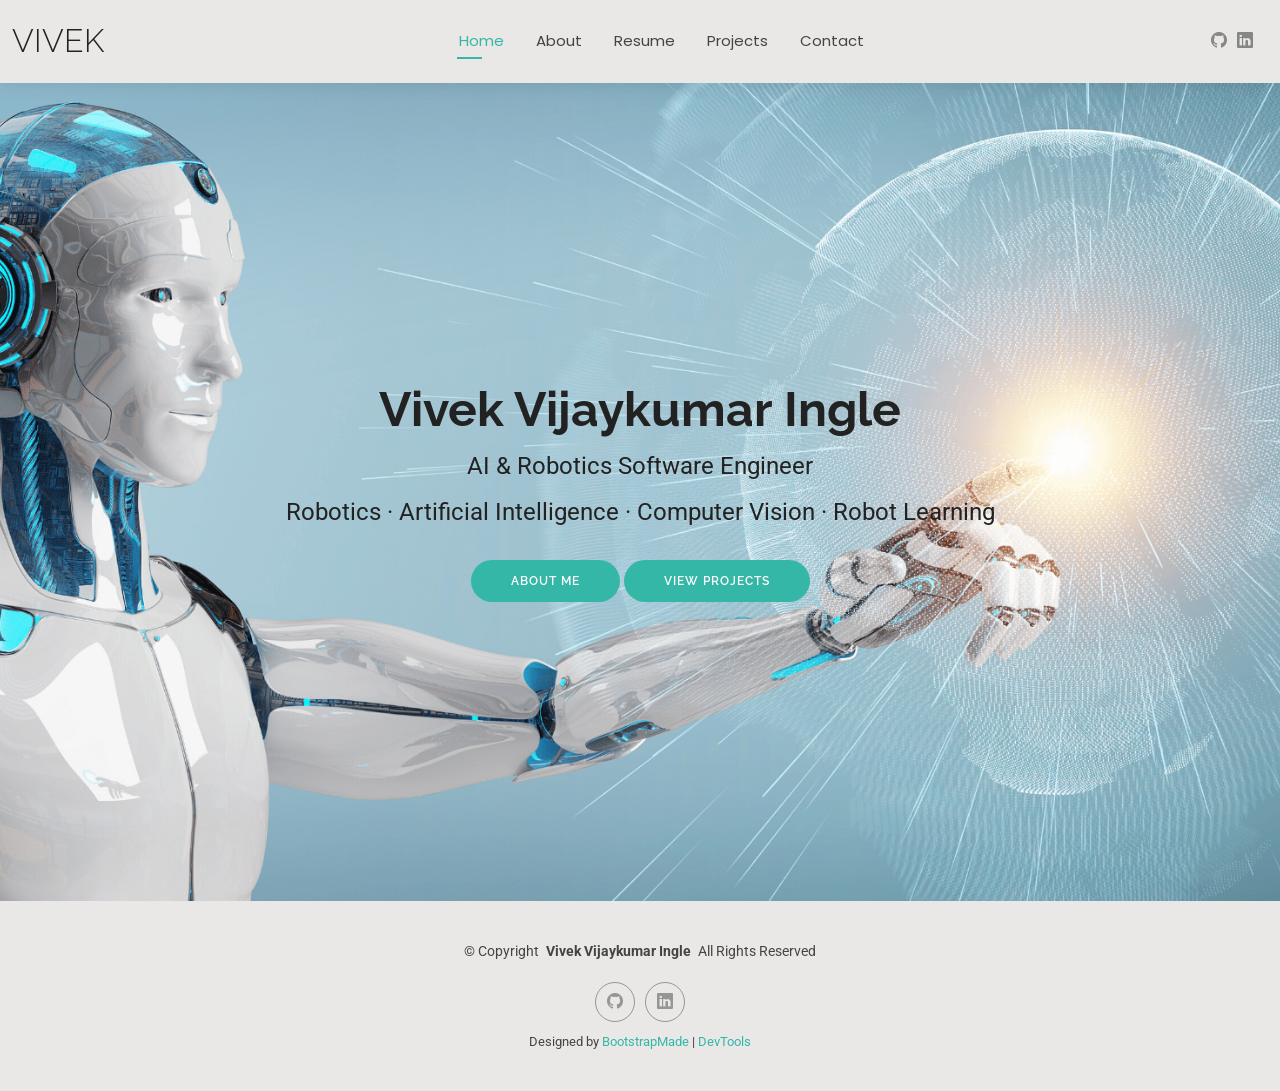
<file: index.html>
<!DOCTYPE html>
<html lang="en">

<head>
  <meta charset="utf-8">
  <meta content="width=device-width, initial-scale=1.0" name="viewport">
  <title>Vivek Vijaykumar Ingle | Robotics Software Engineer</title>
  <meta name="description"
    content="Vivek Vijaykumar Ingle — Robotics Software Engineer working on robotics, artificial intelligence, computer vision and robot learning.">

  <meta name="keywords"
    content="Vivek Vijaykumar Ingle, Robotics, AI, Computer Vision, Robot Learning, ROS 2, Robotics Software Engineer">

  <!-- Favicons -->
  <link href="assets/img/favicon.png" rel="icon">
  <link href="assets/img/apple-touch-icon.png" rel="apple-touch-icon">

  <!-- Fonts -->
  <link href="https://fonts.googleapis.com" rel="preconnect">
  <link href="https://fonts.gstatic.com" rel="preconnect" crossorigin>
  <link
    href="https://fonts.googleapis.com/css2?family=Roboto:ital,wght@0,100;0,300;0,400;0,500;0,700;0,900;1,100;1,300;1,400;1,500;1,700;1,900&family=Poppins:ital,wght@0,100;0,200;0,300;0,400;0,500;0,600;0,700;0,800;0,900;1,100;1,200;1,300;1,400;1,500;1,600;1,700;1,800;1,900&family=Raleway:ital,wght@0,100;0,200;0,300;0,400;0,500;0,600;0,700;0,800;0,900;1,100;1,200;1,300;1,400;1,500;1,600;1,700;1,800;1,900&display=swap"
    rel="stylesheet">

  <!-- Vendor CSS Files -->
  <link href="assets/vendor/bootstrap/css/bootstrap.min.css" rel="stylesheet">
  <link href="assets/vendor/bootstrap-icons/bootstrap-icons.css" rel="stylesheet">
  <link href="assets/vendor/aos/aos.css" rel="stylesheet">
  <link href="assets/vendor/swiper/swiper-bundle.min.css" rel="stylesheet">
  <link href="assets/vendor/glightbox/css/glightbox.min.css" rel="stylesheet">

  <!-- Main CSS File -->
  <link href="assets/css/main.css" rel="stylesheet">

  <!-- =======================================================
  * Template Name: Vivek Vijaykumar Ingle
  * Template URL: https://bootstrapmade.com/Vivek-free-bootstrap-cv-resume-html-template/
  * Updated: Aug 07 2024 with Bootstrap v5.3.3
  * Author: BootstrapMade.com
  * License: https://bootstrapmade.com/license/
  ======================================================== -->
</head>

<body class="index-page">

  <header id="header" class="header d-flex align-items-center light-background sticky-top">
    <div class="container-fluid position-relative d-flex align-items-center justify-content-between">

      <a href="index.html" class="logo d-flex align-items-center me-auto me-xl-0">
        <!-- Uncomment the line below if you also wish to use an image logo -->
        <!-- <img src="assets/img/logo.png" alt=""> -->
        <h1 class="sitename">Vivek</h1>
      </a>

      <nav id="navmenu" class="navmenu">
        <ul>
          <li><a href="index.html" class="active">Home</a></li>
          <li><a href="about.html">About</a></li>
          <li><a href="resume.html">Resume</a></li>
          <li><a href="projects.html">Projects</a></li>
          <li><a href="contact.html">Contact</a></li>
        </ul>
        <i class="mobile-nav-toggle d-xl-none bi bi-list"></i>
      </nav>

      <div class="header-social-links">

        <a href="https://github.com/vivek-v-ingle" target="_blank" rel="noopener noreferrer" aria-label="GitHub">
          <i class="bi bi-github"></i>
        </a>

        <a href="https://www.linkedin.com/in/vivek-vijaykumar-ingle/" target="_blank" rel="noopener noreferrer"
          aria-label="LinkedIn">
          <i class="bi bi-linkedin"></i>
        </a>

      </div>

    </div>
  </header>

  <main class="main">

    <!-- Hero Section -->
    <section id="hero" class="hero section">

      <img src="assets/img/hero-bg.jpg" alt="" data-aos="fade-in">

      <div class="container text-center" data-aos="zoom-out" data-aos-delay="100">
        <div class="row justify-content-center">
          <div class="col-lg-8">
            <h2>Vivek Vijaykumar Ingle</h2>

            <p>AI & Robotics Software Engineer</p>

            <p class="hero-subtitle">
              Robotics · Artificial Intelligence · Computer Vision · Robot Learning
            </p>

            <a href="about.html" class="btn-get-started">
              About Me
            </a>

            <a href="projects.html" class="btn-get-started">
              View Projects
            </a>
          </div>
        </div>
      </div>

    </section><!-- /Hero Section -->

  </main>

  <footer id="footer" class="footer light-background">

    <div class="container">
      <div class="copyright text-center ">
        <p>© <span>Copyright</span> <strong class="px-1 sitename">Vivek Vijaykumar Ingle</strong> <span>All Rights
            Reserved<br></span>
        </p>
      </div>
      <div class="social-links d-flex justify-content-center">

        <a href="https://github.com/vivek-v-ingle" target="_blank" rel="noopener noreferrer" aria-label="GitHub">
          <i class="bi bi-github"></i>
        </a>

        <a href="https://www.linkedin.com/in/vivek-vijaykumar-ingle/" target="_blank" rel="noopener noreferrer"
          aria-label="LinkedIn">
          <i class="bi bi-linkedin"></i>
        </a>

      </div>
      <div class="credits">
        <!-- All the links in the footer should remain intact. -->
        <!-- You can delete the links only if you've purchased the pro version. -->
        <!-- Licensing information: https://bootstrapmade.com/license/ -->
        <!-- Purchase the pro version with working PHP/AJAX contact form: [buy-url] -->
        Designed by <a href="https://bootstrapmade.com/">BootstrapMade</a> | <a
          href="https://bootstrapmade.com/tools/">DevTools</a>
      </div>
    </div>

  </footer>

  <!-- Scroll Top -->
  <a href="#" id="scroll-top" class="scroll-top d-flex align-items-center justify-content-center"><i
      class="bi bi-arrow-up-short"></i></a>

  <!-- Preloader -->
  <div id="preloader"></div>

  <!-- Vendor JS Files -->
  <script src="assets/vendor/bootstrap/js/bootstrap.bundle.min.js"></script>
  <script src="assets/vendor/php-email-form/validate.js"></script>
  <script src="assets/vendor/aos/aos.js"></script>
  <script src="assets/vendor/waypoints/noframework.waypoints.js"></script>
  <script src="assets/vendor/purecounter/purecounter_vanilla.js"></script>
  <script src="assets/vendor/swiper/swiper-bundle.min.js"></script>
  <script src="assets/vendor/glightbox/js/glightbox.min.js"></script>
  <script src="assets/vendor/imagesloaded/imagesloaded.pkgd.min.js"></script>
  <script src="assets/vendor/isotope-layout/isotope.pkgd.min.js"></script>

  <!-- Main JS File -->
  <script src="assets/js/main.js"></script>

</body>

</html>
</file>
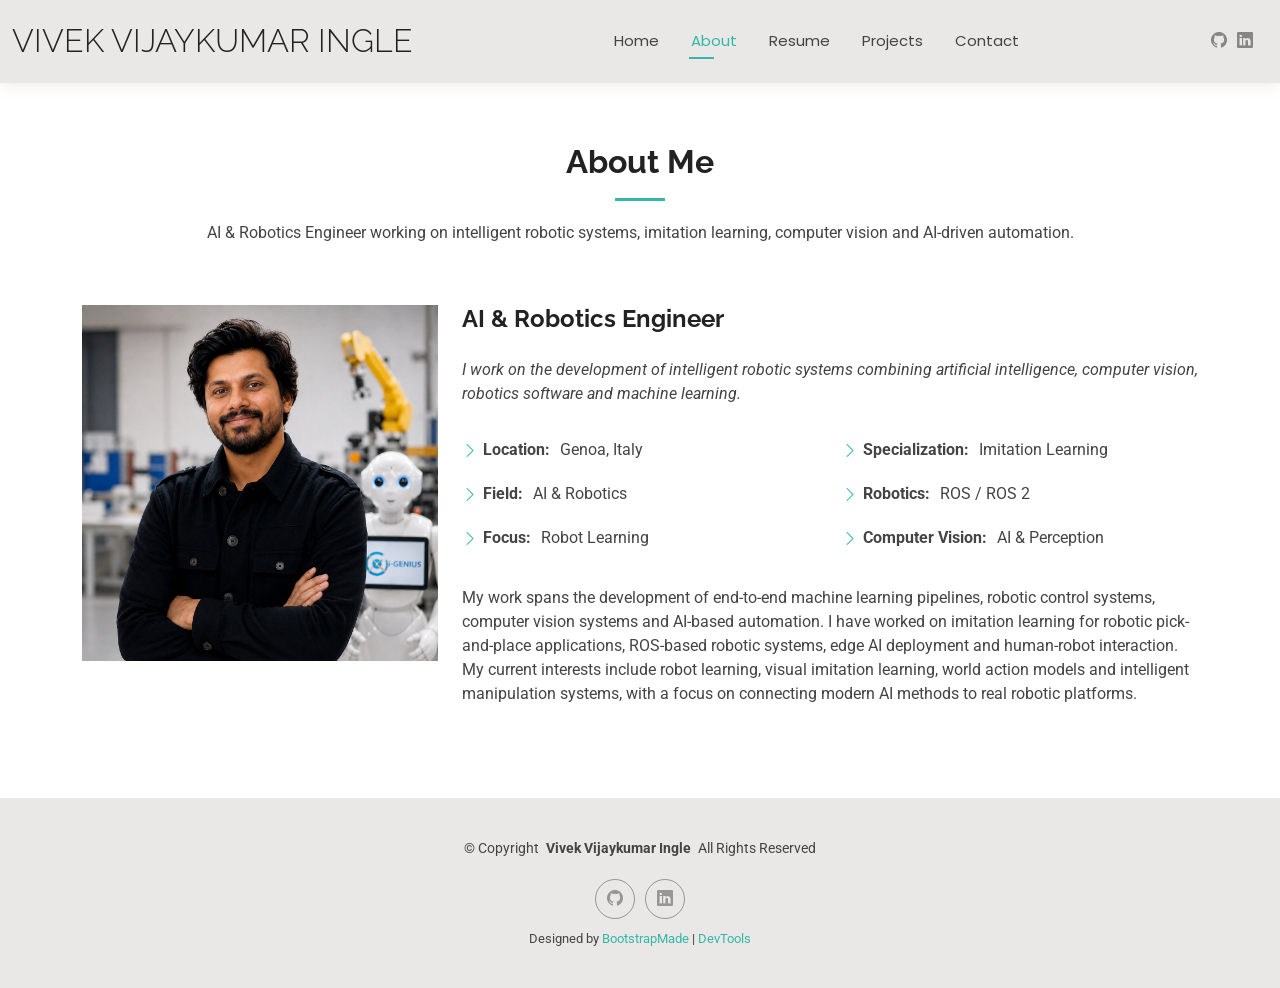
<file: about.html>
<!DOCTYPE html>
<html lang="en">

<head>
  <meta charset="utf-8">
  <meta content="width=device-width, initial-scale=1.0" name="viewport">
  <title>About | Vivek Vijaykumar Ingle</title>

  <meta name="description"
    content="About Vivek Vijaykumar Ingle, AI & Robotics Engineer working in robotics, artificial intelligence, computer vision and robot learning.">

  <meta name="keywords"
    content="Vivek VijaykumarIngle, AI Robotics Engineer, Robotics, Computer Vision, Imitation Learning, ROS 2, Robot Learning">

  <!-- Favicons -->
  <link href="assets/img/favicon.png" rel="icon">
  <link href="assets/img/apple-touch-icon.png" rel="apple-touch-icon">

  <!-- Fonts -->
  <link href="https://fonts.googleapis.com" rel="preconnect">
  <link href="https://fonts.gstatic.com" rel="preconnect" crossorigin>
  <link
    href="https://fonts.googleapis.com/css2?family=Roboto:ital,wght@0,100;0,300;0,400;0,500;0,700;0,900;1,100;1,300;1,400;1,500;1,700;1,900&family=Poppins:ital,wght@0,100;0,200;0,300;0,400;0,500;0,600;0,700;0,800;0,900;1,100;1,200;1,300;1,400;1,500;1,600;1,700;1,800;1,900&family=Raleway:ital,wght@0,100;0,200;0,300;0,400;0,500;0,600;0,700;0,800;0,900;1,100;1,200;1,300;1,400;1,500;1,600;1,700;1,800;1,900&display=swap"
    rel="stylesheet">

  <!-- Vendor CSS Files -->
  <link href="assets/vendor/bootstrap/css/bootstrap.min.css" rel="stylesheet">
  <link href="assets/vendor/bootstrap-icons/bootstrap-icons.css" rel="stylesheet">
  <link href="assets/vendor/aos/aos.css" rel="stylesheet">
  <link href="assets/vendor/swiper/swiper-bundle.min.css" rel="stylesheet">
  <link href="assets/vendor/glightbox/css/glightbox.min.css" rel="stylesheet">

  <!-- Main CSS File -->
  <link href="assets/css/main.css" rel="stylesheet">

  <!-- =======================================================
  * Template Name: Kelly
  * Template URL: https://bootstrapmade.com/kelly-free-bootstrap-cv-resume-html-template/
  * Updated: Aug 07 2024 with Bootstrap v5.3.3
  * Author: BootstrapMade.com
  * License: https://bootstrapmade.com/license/
  ======================================================== -->
</head>

<body class="about-page">

  <header id="header" class="header d-flex align-items-center light-background sticky-top">
    <div class="container-fluid position-relative d-flex align-items-center justify-content-between">

      <a href="index.html" class="logo d-flex align-items-center me-auto me-xl-0">
        <!-- Uncomment the line below if you also wish to use an image logo -->
        <!-- <img src="assets/img/logo.png" alt=""> -->
        <h1 class="sitename">Vivek Vijaykumar Ingle</h1>
      </a>

      <nav id="navmenu" class="navmenu">
        <ul>

          <li>
            <a href="index.html">Home</a>
          </li>

          <li>
            <a href="about.html" class="active">About</a>
          </li>

          <li>
            <a href="resume.html">Resume</a>
          </li>

          <li>
            <a href="projects.html">Projects</a>
          </li>

          <li>
            <a href="contact.html">Contact</a>
          </li>

        </ul>
        <i class="mobile-nav-toggle d-xl-none bi bi-list"></i>
      </nav>

      <div class="header-social-links">

        <a href="https://github.com/vivek-v-ingle" target="_blank" rel="noopener noreferrer" aria-label="GitHub">
          <i class="bi bi-github"></i>
        </a>

        <a href="https://www.linkedin.com/in/vivek-vijaykumar-ingle/" target="_blank" rel="noopener noreferrer"
          aria-label="LinkedIn">
          <i class="bi bi-linkedin"></i>
        </a>

      </div>

    </div>
  </header>

  <main class="main">

    <!-- About Section -->
    <section id="about" class="about section">

      <!-- Section Title -->
      <div class="container section-title" data-aos="fade-up">

        <h2>About Me</h2>

        <p>
          AI &amp; Robotics Engineer working on intelligent robotic
          systems, imitation learning, computer vision and AI-driven automation.
        </p>

      </div>
      <!-- End Section Title -->


      <div class="container" data-aos="fade-up" data-aos-delay="100">

        <div class="row gy-4 justify-content-center">

          <!-- Profile Image -->
          <div class="col-lg-4">

            <img src="assets/img/profile-img.jpg" class="img-fluid" alt="Vivek Vijaykumar Ingle">

          </div>


          <!-- About Content -->
          <div class="col-lg-8 content">

            <h2>AI &amp; Robotics Engineer</h2>

            <p class="fst-italic py-3">

              I work on the development of intelligent robotic systems
              combining artificial intelligence, computer vision,
              robotics software and machine learning.

            </p>


            <div class="row">

              <div class="col-lg-6">

                <ul>

                  <li>
                    <i class="bi bi-chevron-right"></i>
                    <strong>Location:</strong>
                    <span>Genoa, Italy</span>
                  </li>

                  <li>
                    <i class="bi bi-chevron-right"></i>
                    <strong>Field:</strong>
                    <span>AI &amp; Robotics</span>
                  </li>

                  <li>
                    <i class="bi bi-chevron-right"></i>
                    <strong>Focus:</strong>
                    <span>Robot Learning</span>
                  </li>

                </ul>

              </div>


              <div class="col-lg-6">

                <ul>

                  <li>
                    <i class="bi bi-chevron-right"></i>
                    <strong>Specialization:</strong>
                    <span>Imitation Learning</span>
                  </li>

                  <li>
                    <i class="bi bi-chevron-right"></i>
                    <strong>Robotics:</strong>
                    <span>ROS / ROS 2</span>
                  </li>

                  <li>
                    <i class="bi bi-chevron-right"></i>
                    <strong>Computer Vision:</strong>
                    <span>AI &amp; Perception</span>
                  </li>

                </ul>

              </div>

            </div>


            <p class="py-3">

              My work spans the development of end-to-end machine learning
              pipelines, robotic control systems, computer vision systems
              and AI-based automation. I have worked on imitation learning
              for robotic pick-and-place applications, ROS-based robotic
              systems, edge AI deployment and human-robot interaction. My
              current interests include robot learning, visual imitation
              learning, world action models and intelligent manipulation systems,
              with a focus on connecting modern AI methods to real robotic
              platforms.

            </p>

          </div>

        </div>

      </div>

    </section>
    <!-- /About Section -->

  </main>

  <footer id="footer" class="footer light-background">

    <div class="container">
      <div class="copyright text-center ">
        <p>© <span>Copyright</span> <strong class="px-1 sitename">Vivek Vijaykumar Ingle</strong> <span>All Rights
            Reserved<br></span>
        </p>
      </div>
      <div class="social-links d-flex justify-content-center">

        <a href="https://github.com/vivek-v-ingle" target="_blank" rel="noopener noreferrer" aria-label="GitHub">
          <i class="bi bi-github"></i>
        </a>

        <a href="https://www.linkedin.com/in/vivek-vijaykumar-ingle/" target="_blank" rel="noopener noreferrer"
          aria-label="LinkedIn">
          <i class="bi bi-linkedin"></i>
        </a>

      </div>
      <div class="credits">
        <!-- All the links in the footer should remain intact. -->
        <!-- You can delete the links only if you've purchased the pro version. -->
        <!-- Licensing information: https://bootstrapmade.com/license/ -->
        <!-- Purchase the pro version with working PHP/AJAX contact form: [buy-url] -->
        Designed by <a href="https://bootstrapmade.com/">BootstrapMade</a> | <a
          href="https://bootstrapmade.com/tools/">DevTools</a>
      </div>
    </div>

  </footer>

  <!-- Scroll Top -->
  <a href="#" id="scroll-top" class="scroll-top d-flex align-items-center justify-content-center"><i
      class="bi bi-arrow-up-short"></i></a>

  <!-- Preloader -->
  <div id="preloader"></div>

  <!-- Vendor JS Files -->
  <script src="assets/vendor/bootstrap/js/bootstrap.bundle.min.js"></script>
  <script src="assets/vendor/php-email-form/validate.js"></script>
  <script src="assets/vendor/aos/aos.js"></script>
  <script src="assets/vendor/waypoints/noframework.waypoints.js"></script>
  <script src="assets/vendor/purecounter/purecounter_vanilla.js"></script>
  <script src="assets/vendor/swiper/swiper-bundle.min.js"></script>
  <script src="assets/vendor/glightbox/js/glightbox.min.js"></script>
  <script src="assets/vendor/imagesloaded/imagesloaded.pkgd.min.js"></script>
  <script src="assets/vendor/isotope-layout/isotope.pkgd.min.js"></script>

  <!-- Main JS File -->
  <script src="assets/js/main.js"></script>

</body>

</html>
</file>
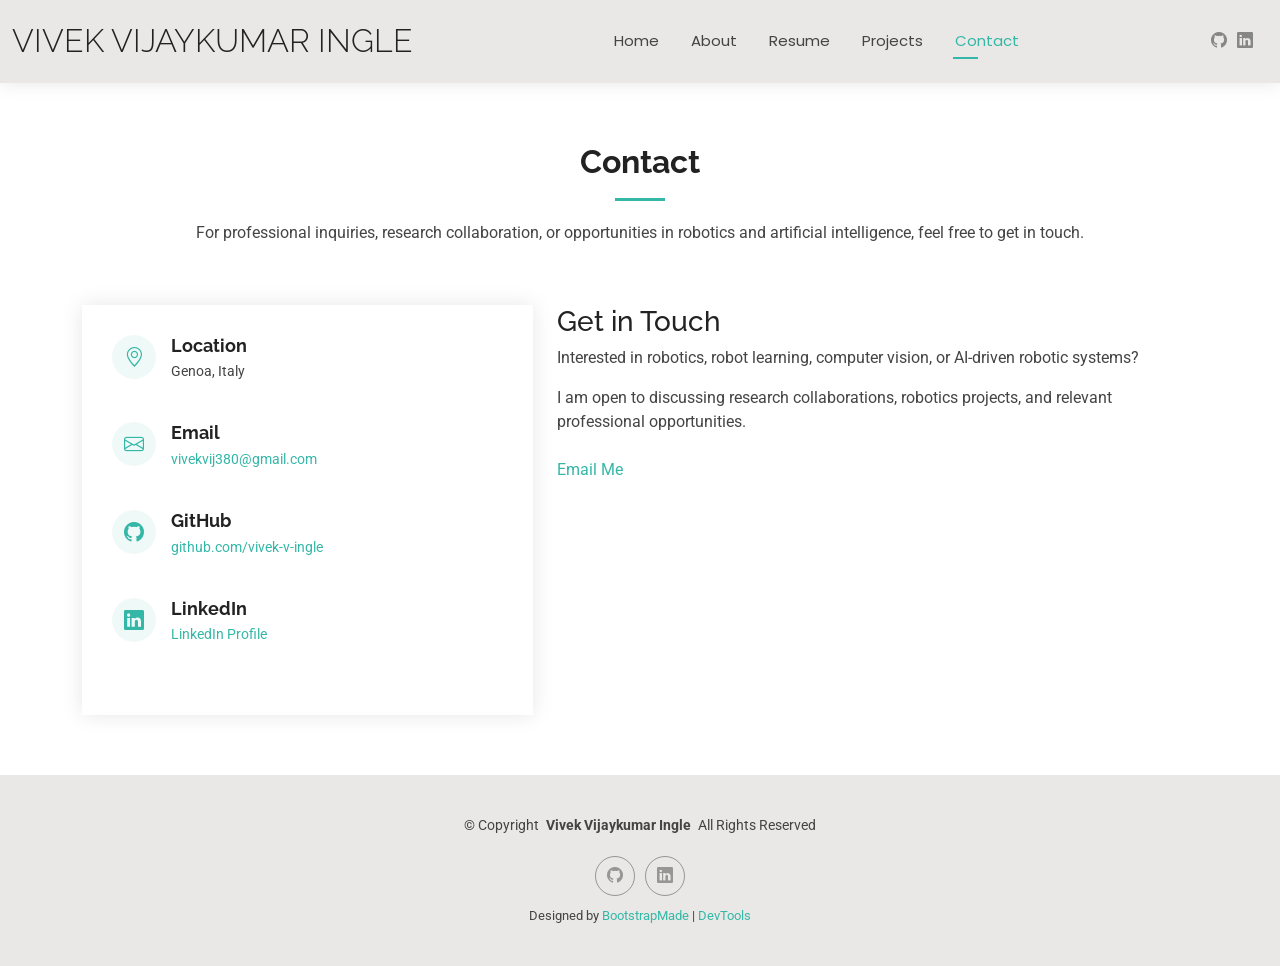
<file: contact.html>
<!DOCTYPE html>
<html lang="en">

<head>
  <meta charset="utf-8">
  <meta content="width=device-width, initial-scale=1.0" name="viewport">

  <title>Contact | Vivek Vijaykumar Ingle</title>

  <meta name="description"
    content="Contact Vivek Vijaykumar Ingle, Robotics AI Engineer specializing in robot learning, visual imitation learning, computer vision, and robotic manipulation.">

  <meta name="keywords"
    content="Vivek Ingle, Robotics AI Engineer, Robotics, Artificial Intelligence, Computer Vision, Robot Learning, ROS 2">

  <!-- Favicons -->
  <link href="assets/img/favicon.png" rel="icon">
  <link href="assets/img/apple-touch-icon.png" rel="apple-touch-icon">

  <!-- Fonts -->
  <link href="https://fonts.googleapis.com" rel="preconnect">
  <link href="https://fonts.gstatic.com" rel="preconnect" crossorigin>

  <link
    href="https://fonts.googleapis.com/css2?family=Roboto:wght@300;400;500;700&family=Poppins:wght@300;400;500;600;700&family=Raleway:wght@300;400;500;600;700&display=swap"
    rel="stylesheet">

  <!-- Vendor CSS Files -->
  <link href="assets/vendor/bootstrap/css/bootstrap.min.css" rel="stylesheet">
  <link href="assets/vendor/bootstrap-icons/bootstrap-icons.css" rel="stylesheet">
  <link href="assets/vendor/aos/aos.css" rel="stylesheet">
  <link href="assets/vendor/swiper/swiper-bundle.min.css" rel="stylesheet">
  <link href="assets/vendor/glightbox/css/glightbox.min.css" rel="stylesheet">

  <!-- Main CSS File -->
  <link href="assets/css/main.css" rel="stylesheet">

</head>

<body class="contact-page">

  <!-- Header -->
  <header id="header" class="header d-flex align-items-center light-background sticky-top">

    <div class="container-fluid position-relative d-flex align-items-center justify-content-between">

      <!-- Logo -->
      <a href="index.html" class="logo d-flex align-items-center me-auto me-xl-0">
        <h1 class="sitename">Vivek Vijaykumar Ingle</h1>
      </a>


      <!-- Navigation -->
      <nav id="navmenu" class="navmenu">

        <ul>

          <li>
            <a href="index.html">Home</a>
          </li>

          <li>
            <a href="about.html">About</a>
          </li>

          <li>
            <a href="resume.html">Resume</a>
          </li>

          <li>
            <a href="projects.html">Projects</a>
          </li>

          <li>
            <a href="contact.html" class="active">Contact</a>
          </li>

        </ul>

        <i class="mobile-nav-toggle d-xl-none bi bi-list"></i>

      </nav>


      <!-- Social Links -->
      <div class="header-social-links">

        <a href="https://github.com/vivek-v-ingle" target="_blank" rel="noopener noreferrer" aria-label="GitHub">
          <i class="bi bi-github"></i>
        </a>

        <a href="https://www.linkedin.com/in/vivek-vijaykumar-ingle/" target="_blank" rel="noopener noreferrer"
          aria-label="LinkedIn">
          <i class="bi bi-linkedin"></i>
        </a>

      </div>

    </div>

  </header>
  <!-- End Header -->


  <main class="main">

    <!-- Contact Section -->
    <section id="contact" class="contact section">

      <!-- Section Title -->
      <div class="container section-title" data-aos="fade-up">

        <h2>Contact</h2>

        <p>
          For professional inquiries, research collaboration,
          or opportunities in robotics and artificial intelligence,
          feel free to get in touch.
        </p>

      </div>
      <!-- End Section Title -->


      <div class="container" data-aos="fade-up" data-aos-delay="100">

        <div class="row gy-4">


          <!-- LEFT: CONTACT INFORMATION -->
          <div class="col-lg-5">

            <div class="info-wrap">


              <!-- Location -->
              <div class="info-item d-flex" data-aos="fade-up" data-aos-delay="200">

                <i class="bi bi-geo-alt flex-shrink-0"></i>

                <div>

                  <h3>Location</h3>

                  <p>Genoa, Italy</p>

                </div>

              </div>


              <!-- Email -->
              <div class="info-item d-flex" data-aos="fade-up" data-aos-delay="300">

                <i class="bi bi-envelope flex-shrink-0"></i>

                <div>

                  <h3>Email</h3>

                  <p>
                    <a href="mailto:vivekvij380@gmail.com">
                      vivekvij380@gmail.com
                    </a>
                  </p>

                </div>

              </div>


              <!-- GitHub -->
              <div class="info-item d-flex" data-aos="fade-up" data-aos-delay="400">

                <i class="bi bi-github flex-shrink-0"></i>

                <div>

                  <h3>GitHub</h3>

                  <p>
                    <a href="https://github.com/vivek-v-ingle" target="_blank" rel="noopener noreferrer">
                      github.com/vivek-v-ingle
                    </a>
                  </p>

                </div>

              </div>


              <!-- LinkedIn -->
              <div class="info-item d-flex" data-aos="fade-up" data-aos-delay="500">

                <i class="bi bi-linkedin flex-shrink-0"></i>

                <div>

                  <h3>LinkedIn</h3>

                  <p>
                    <a href="https://www.linkedin.com/in/vivek-vijaykumar-ingle/" target="_blank"
                      rel="noopener noreferrer">
                      LinkedIn Profile
                    </a>
                  </p>

                </div>

              </div>

            </div>

          </div>
          <!-- End Contact Information -->


          <!-- RIGHT: CONTACT ACTION -->
          <div class="col-lg-7">

            <div class="contact-content" data-aos="fade-up" data-aos-delay="200">

              <h3>Get in Touch</h3>

              <p>
                Interested in robotics, robot learning, computer vision,
                or AI-driven robotic systems?
              </p>

              <p>
                I am open to discussing research collaborations,
                robotics projects, and relevant professional opportunities.
              </p>

              <p class="mt-4">

                <a href="mailto:vivekvij380@gmail.com" class="btn-get-started">
                  Email Me
                </a>

              </p>

            </div>

          </div>
          <!-- End Contact Action -->

        </div>

      </div>

    </section>
    <!-- /Contact Section -->

  </main>


  <!-- Footer -->
  <footer id="footer" class="footer light-background">

    <div class="container">

      <div class="copyright text-center">

        <p>

          ©
          <span>Copyright</span>

          <strong class="px-1 sitename">
            Vivek Vijaykumar Ingle
          </strong>

          <span>
            All Rights Reserved
          </span>

        </p>

      </div>


      <!-- Footer Social Links -->
      <div class="social-links d-flex justify-content-center">

        <a href="https://github.com/vivek-v-ingle" target="_blank" rel="noopener noreferrer" aria-label="GitHub">
          <i class="bi bi-github"></i>
        </a>

        <a href="https://www.linkedin.com/in/vivek-vijaykumar-ingle/" target="_blank" rel="noopener noreferrer"
          aria-label="LinkedIn">
          <i class="bi bi-linkedin"></i>
        </a>

      </div>


      <!-- Credits -->
      <div class="credits">

        Designed by

        <a href="https://bootstrapmade.com/">
          BootstrapMade
        </a>

        |

        <a href="https://bootstrapmade.com/tools/">
          DevTools
        </a>

      </div>

    </div>

  </footer>
  <!-- End Footer -->


  <!-- Scroll Top -->
  <a href="#" id="scroll-top" class="scroll-top d-flex align-items-center justify-content-center">

    <i class="bi bi-arrow-up-short"></i>

  </a>


  <!-- Preloader -->
  <div id="preloader"></div>


  <!-- Vendor JS Files -->
  <script src="assets/vendor/bootstrap/js/bootstrap.bundle.min.js"></script>
  <script src="assets/vendor/aos/aos.js"></script>
  <script src="assets/vendor/waypoints/noframework.waypoints.js"></script>
  <script src="assets/vendor/purecounter/purecounter_vanilla.js"></script>
  <script src="assets/vendor/swiper/swiper-bundle.min.js"></script>
  <script src="assets/vendor/glightbox/js/glightbox.min.js"></script>
  <script src="assets/vendor/imagesloaded/imagesloaded.pkgd.min.js"></script>
  <script src="assets/vendor/isotope-layout/isotope.pkgd.min.js"></script>

  <!-- Main JS File -->
  <script src="assets/js/main.js"></script>

</body>

</html>
</file>
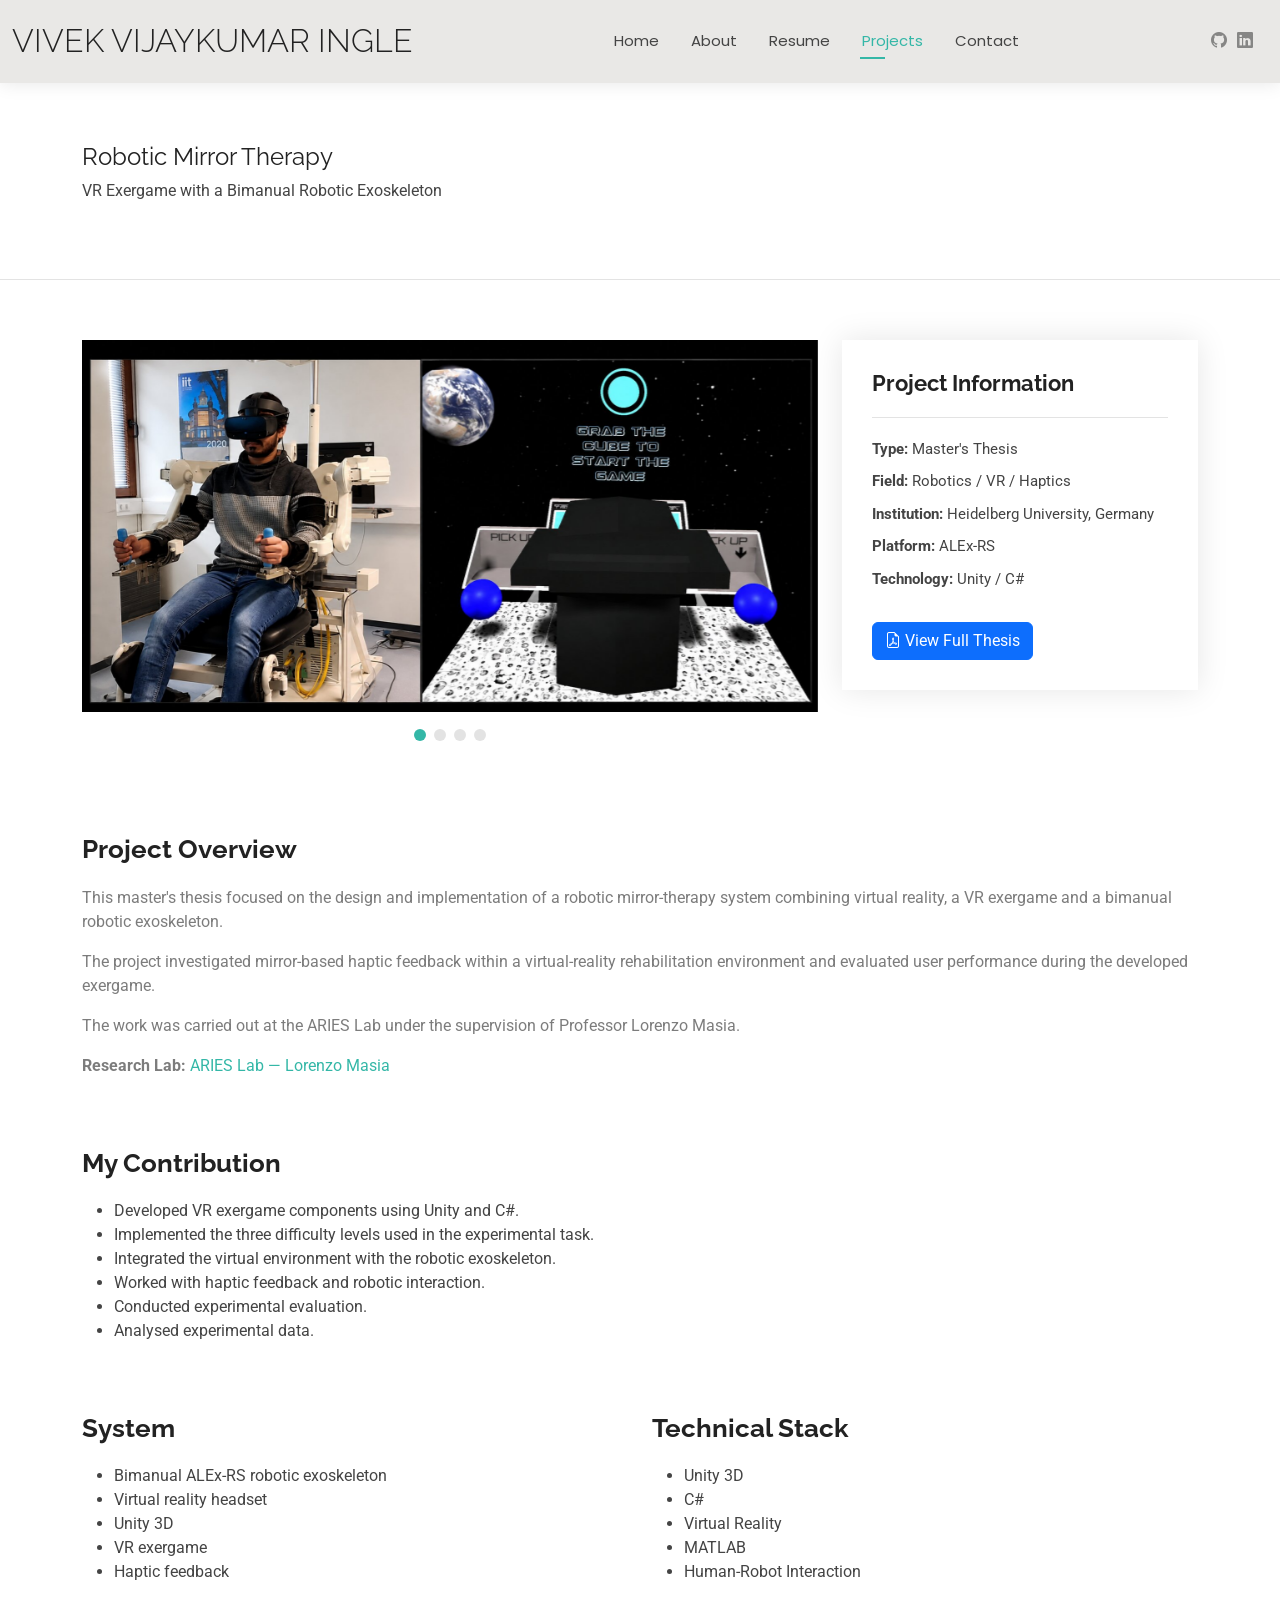
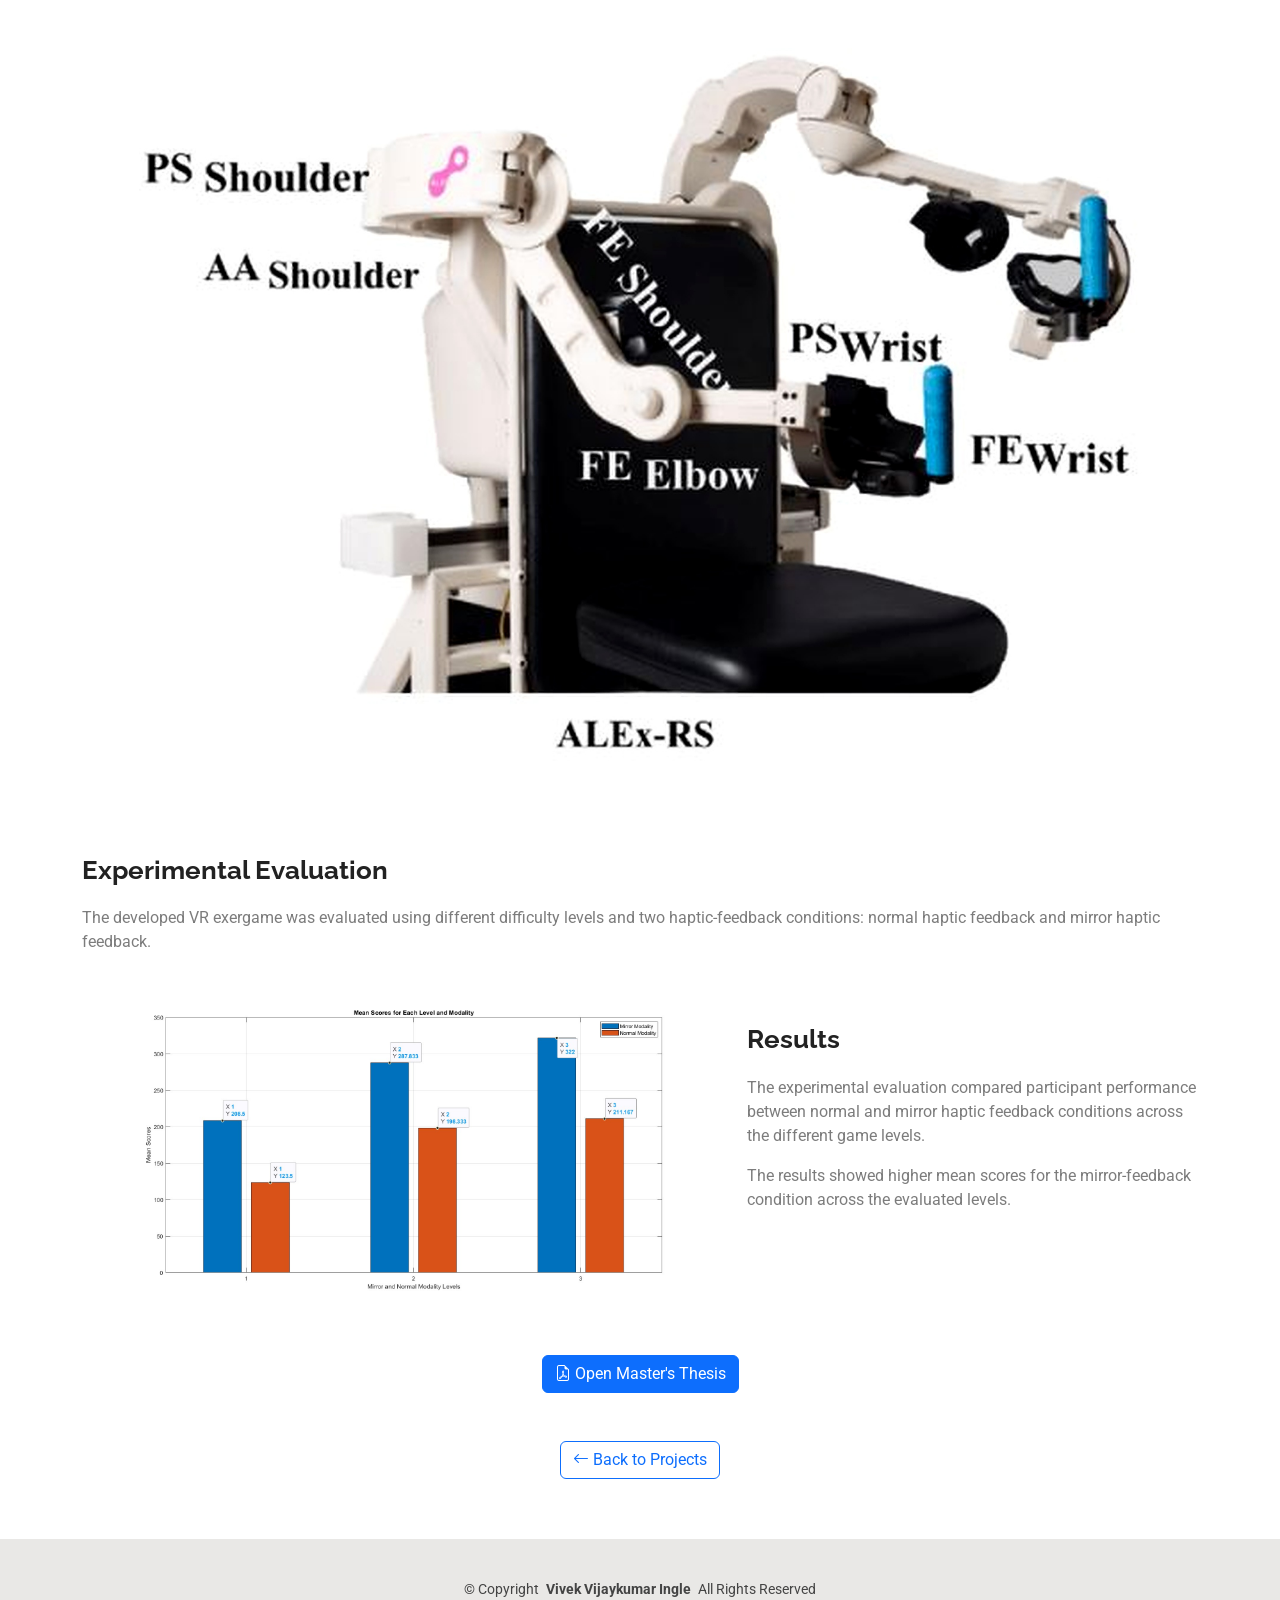
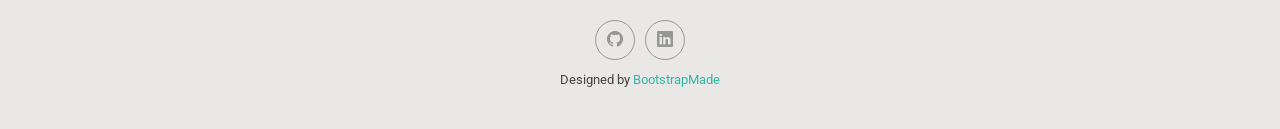
<file: project-details.html>
<!DOCTYPE html>
<html lang="en">

<head>

  <meta charset="utf-8">
  <meta content="width=device-width, initial-scale=1.0" name="viewport">

  <title>Project Details | Vivek Vijaykumar Ingle</title>

  <meta name="description"
    content="Project portfolio of Vivek Vijaykumar Ingle covering AI, robotics, computer vision, SLAM and robotics middleware.">

  <meta name="keywords" content="AI, Robotics, Computer Vision, Imitation Learning, SLAM, ROS 2, Middleware">

  <!-- Favicons -->
  <link href="assets/img/favicon.png" rel="icon">
  <link href="assets/img/apple-touch-icon.png" rel="apple-touch-icon">

  <!-- Fonts -->
  <link href="https://fonts.googleapis.com" rel="preconnect">
  <link href="https://fonts.gstatic.com" rel="preconnect" crossorigin>

  <link
    href="https://fonts.googleapis.com/css2?family=Roboto:wght@300;400;500;700&family=Poppins:wght@400;500;600;700&family=Raleway:wght@400;500;600;700&display=swap"
    rel="stylesheet">

  <!-- Vendor CSS -->
  <link href="assets/vendor/bootstrap/css/bootstrap.min.css" rel="stylesheet">
  <link href="assets/vendor/bootstrap-icons/bootstrap-icons.css" rel="stylesheet">
  <link href="assets/vendor/aos/aos.css" rel="stylesheet">
  <link href="assets/vendor/swiper/swiper-bundle.min.css" rel="stylesheet">
  <link href="assets/vendor/glightbox/css/glightbox.min.css" rel="stylesheet">

  <!-- Main CSS -->
  <link href="assets/css/main.css" rel="stylesheet">

</head>


<body class="portfolio-details-page">


  <!-- ======================================================
       HEADER
  ======================================================= -->

  <header id="header" class="header d-flex align-items-center light-background sticky-top">

    <div class="container-fluid position-relative d-flex align-items-center justify-content-between">

      <!-- Logo -->

      <a href="index.html" class="logo d-flex align-items-center me-auto me-xl-0">

        <h1 class="sitename">
          Vivek Vijaykumar Ingle
        </h1>

      </a>


      <!-- Navigation -->

      <nav id="navmenu" class="navmenu">

        <ul>

          <li>
            <a href="index.html">
              Home
            </a>
          </li>

          <li>
            <a href="about.html">
              About
            </a>
          </li>

          <li>
            <a href="resume.html">
              Resume
            </a>
          </li>

          <li>
            <a href="projects.html" class="active">
              Projects
            </a>
          </li>

          <li>
            <a href="contact.html">
              Contact
            </a>
          </li>

        </ul>

        <i class="mobile-nav-toggle d-xl-none bi bi-list"></i>

      </nav>


      <!-- Social Links -->

      <div class="header-social-links">

        <a href="https://github.com/vivek-v-ingle" target="_blank" rel="noopener noreferrer" aria-label="GitHub">
          <i class="bi bi-github"></i>
        </a>

        <a href="https://www.linkedin.com/in/vivek-vijaykumar-ingle/" target="_blank" rel="noopener noreferrer"
          aria-label="LinkedIn">
          <i class="bi bi-linkedin"></i>
        </a>

      </div>

    </div>

  </header>



  <!-- ======================================================
       MAIN
  ======================================================= -->

  <main class="main">


    <!-- ====================================================
         PROJECT TITLE
    ===================================================== -->

    <section class="page-title section">

      <div class="container">

        <div class="row">

          <div class="col-lg-12">

            <h1 id="project-title">
              Robotic Mirror Therapy
            </h1>

            <p id="project-subtitle">
              VR Exergame with a Bimanual Robotic Exoskeleton
            </p>

          </div>

        </div>

      </div>

    </section>



    <!-- ====================================================
         PROJECT CONTENT
    ===================================================== -->

    <section id="portfolio-details" class="portfolio-details section">

      <div class="container" data-aos="fade-up">


        <!-- ==================================================
             PROJECT 01
             VILMA — VISUAL IMITATION LEARNING
        =================================================== -->

        <div id="visual-imitation" class="project-content" style="display:none;">

          <!-- ==================================================
               PROJECT HEADER
          =================================================== -->

          <div class="row gy-4">

            <div class="col-lg-8">

              <img src="assets/img/projects/visual-imitation.jpg" class="img-fluid"
                alt="VILMA Visual Imitation Learning">

            </div>


            <div class="col-lg-4">

              <div class="portfolio-info">

                <h3>
                  Project Information
                </h3>

                <ul>

                  <li>
                    <strong>Category:</strong>
                    Imitation Learning / Computer Vision / AI / ML
                  </li>

                  <li>
                    <strong>Module:</strong>
                    VILMA
                  </li>

                  <li>
                    <strong>Project:</strong>
                    I-Genius
                  </li>

                  <li>
                    <strong>Focus:</strong>
                    Visual Imitation Learning
                  </li>

                  <li>
                    <strong>Robotics:</strong>
                    Robot Manipulation
                  </li>

                  <li>
                    <strong>Middleware:</strong>
                    ROS 2 / Vulcanexus / DDS
                  </li>

                  <li>
                    <strong>ARISE:</strong>
                    I-Genius Experiment
                  </li>

                </ul>

                <a href="https://github.com/vivek-v-ingle/I-Genius" target="_blank" rel="noopener noreferrer"
                  class="btn btn-primary mt-3">

                  <i class="bi bi-github"></i>

                  View on GitHub

                </a>

              </div>

            </div>

          </div>


          <!-- ==================================================
               PROJECT OVERVIEW
          =================================================== -->

          <div class="row mt-5">

            <div class="col-lg-12">

              <div class="portfolio-description">

                <h2>
                  VILMA — Visual Imitation Learning
                </h2>

                <p>
                  VILMA (Visual Imitation Learning Mimicking Agent) is
                  the visual imitation learning module developed within
                  the I-Genius project for the ARISE ecosystem.
                </p>

                <p>
                  The system enables robot manipulation skills to be
                  generated from human demonstrations. Instead of
                  manually programming every robot motion, the pipeline
                  processes visual demonstrations, extracts hand and
                  object trajectories, generates reusable robot skills,
                  and prepares the resulting trajectory for robot
                  execution.
                </p>

                <p>
                  The implementation is designed as a reusable,
                  local-first robotics module rather than as a
                  robot-specific application. The reusable workflow
                  covers visual demonstration processing, trajectory
                  extraction, DMP-based skill generation, skill reuse,
                  trajectory preview and ROS 2/Vulcanexus delivery.
                </p>

                <p>
                  <strong>Featured by Arduino Blog:</strong>
                  VILMA was featured in an Arduino Blog article on 15 September 2026,
                  highlighting its approach to human-like robot learning through one-shot demonstration.
                </p>

                <div class="mt-3">
                  <a href="https://blog.arduino.cc/2026/09/15/mywai-vilma-is-designed-to-bring-human-like-learning-to-robots-via-one-shot-demonstration/"
                    target="_blank" rel="noopener noreferrer" class="btn btn-outline-primary">
                    <i class="bi bi-box-arrow-up-right"></i>
                    Arduino Blog — VILMA
                  </a>
                </div>

              </div>

            </div>

          </div>


          <!-- ==================================================
               HUMAN DEMONSTRATION
          =================================================== -->

          <div class="row mt-4">

            <div class="col-lg-12">

              <div class="portfolio-description">

                <h2>
                  Human Demonstration
                </h2>

                <p>
                  The pipeline begins with a human demonstrating a
                  manipulation task. Demonstration data can be provided
                  through supported visual inputs including ZED SVO/SVO2
                  recordings, RGB-D data and video-based workflows.
                </p>

                <p>
                  The purpose of this stage is to capture the motion
                  information required to reproduce a manipulation skill
                  without manually specifying the complete robot
                  trajectory.
                </p>

              </div>

            </div>

          </div>


          <!-- ==================================================
               VISUAL PERCEPTION
          =================================================== -->

          <div class="row mt-4">

            <div class="col-lg-6">

              <div class="portfolio-description">

                <h2>
                  Hand Perception
                </h2>

                <p>
                  Human hand motion is extracted from the demonstration
                  using visual hand landmark detection.
                </p>

                <ul>

                  <li>
                    MediaPipe Hands
                  </li>

                  <li>
                    21 3D landmarks per detected hand
                  </li>

                  <li>
                    Frame-by-frame hand trajectory extraction
                  </li>

                </ul>

              </div>

            </div>


            <div class="col-lg-6">

              <div class="portfolio-description">

                <h2>
                  Object Perception
                </h2>

                <p>
                  Objects involved in the manipulation task are detected
                  and tracked throughout the demonstration.
                </p>

                <ul>

                  <li>
                    Ultralytics YOLO
                  </li>

                  <li>
                    Object bounding boxes and confidence scores
                  </li>

                  <li>
                    BoT-SORT multi-object tracking
                  </li>

                  <li>
                    Stable object trajectories
                  </li>

                </ul>

              </div>

            </div>

          </div>


          <!-- ==================================================
               RGB-D PROCESSING
          =================================================== -->

          <div class="row mt-4">

            <div class="col-lg-12">

              <div class="portfolio-description">

                <h2>
                  RGB-D &amp; SVO Processing
                </h2>

                <p>
                  VILMA supports visual demonstration processing from
                  recorded RGB-D data. For ZED-based demonstrations,
                  SVO/SVO2 recordings can be converted into an RGB-D
                  representation containing RGB frames, depth maps and
                  camera information.
                </p>

                <p>
                  This allows the perception and trajectory-generation
                  stages to be developed and evaluated using recorded
                  demonstrations without requiring continuous access
                  to the physical robot.
                </p>

              </div>

            </div>

          </div>


          <!-- ==================================================
               TRAJECTORY EXTRACTION
          =================================================== -->

          <div class="row mt-4">

            <div class="col-lg-12">

              <div class="portfolio-description">

                <h2>
                  Trajectory Extraction
                </h2>

                <p>
                  The detected hand and object information is transformed
                  into structured motion trajectories. These trajectories
                  provide the connection between the visual demonstration
                  and the robot skill representation.
                </p>

                <p>
                  The resulting processing produces trajectory data,
                  visualisation plots and intermediate artifacts that
                  can be inspected before the trajectory is sent toward
                  robot execution.
                </p>

              </div>

            </div>

          </div>


          <!-- ==================================================
               DMP / SKILL REUSE
          =================================================== -->

          <div class="row mt-4">

            <div class="col-lg-6">

              <div class="portfolio-description">

                <h2>
                  Dynamic Movement Primitives
                </h2>

                <p>
                  Demonstrated motion can be represented using Dynamic
                  Movement Primitives (DMPs), providing a reusable
                  representation of the learned movement.
                </p>

                <p>
                  This allows the demonstrated motion to be treated as
                  a robot skill rather than as a single fixed recording.
                </p>

              </div>

            </div>


            <div class="col-lg-6">

              <div class="portfolio-description">

                <h2>
                  Skill Reuse
                </h2>

                <p>
                  The Skill Reuse workflow allows generated trajectories
                  to be adapted to a new object or target configuration.
                </p>

                <p>
                  The adapted trajectory can then be previewed and
                  exported before being delivered to the robot-side
                  execution environment.
                </p>

              </div>

            </div>

          </div>


          <!-- ==================================================
               ROS 2 / VULCANEXUS
          =================================================== -->

          <div class="row mt-4">

            <div class="col-lg-12">

              <div class="portfolio-description">

                <h2>
                  ROS 2 / Vulcanexus Robot Communication
                </h2>

                <p>
                  Once a trajectory has been generated and validated,
                  VILMA can deliver it through ROS 2 and Vulcanexus.
                  The communication layer separates the imitation
                  learning system from the hardware-specific robot
                  controller.
                </p>

                <p>
                  The documented trajectory interface publishes a
                  <code>geometry_msgs/msg/PoseArray</code> on the
                  <code>/learned_trajectory</code> ROS 2 topic.
                </p>

                <p>
                  The transport uses ROS 2 with DDS, with the documented
                  implementation using the Fast DDS middleware.
                </p>

              </div>

            </div>

          </div>


          <!-- ==================================================
               EDGE EXECUTION
          =================================================== -->

          <div class="row mt-4">

            <div class="col-lg-6">

              <div class="portfolio-description">

                <h2>
                  Edge Receiver
                </h2>

                <p>
                  On the edge side, the generated trajectory is received
                  by a reusable ROS 2 receiver. The receiver can persist
                  the trajectory and associated metadata before handing
                  it to the robot-specific execution backend.
                </p>

              </div>

            </div>


            <div class="col-lg-6">

              <div class="portfolio-description">

                <h2>
                  Robot Integration
                </h2>

                <p>
                  The reusable VILMA module is intentionally separated
                  from vendor-specific robot control. Physical execution
                  depends on the target robot SDK, calibration,
                  communication configuration and safety validation.
                </p>

              </div>

            </div>

          </div>


          <!-- ==================================================
               ARISE
          =================================================== -->

          <div class="row mt-5">

            <div class="col-lg-12">

              <div class="portfolio-description">

                <h2>
                  ARISE Experiment — I-Genius
                </h2>

                <p>
                  VILMA forms the visual imitation learning component
                  of the I-Genius experiment within the ARISE ecosystem.
                  Its role in the demonstrator covers perception,
                  imitation learning and robot trajectory generation.
                </p>

                <p>
                  The ARISE integration demonstrates how a reusable
                  visual imitation-learning module can operate within
                  a distributed robotics architecture using ROS 2,
                  Vulcanexus and DDS-based trajectory communication.
                </p>

                <p>
                  The architecture also provides an integration boundary
                  for FIWARE / NGSI-LD context and execution metadata,
                  while the robot trajectory remains on the ROS 2
                  communication path.
                </p>

                <div class="mt-3">

                  <a href="https://arise-middleware.eu/arise_experiment_igenius/" target="_blank"
                    rel="noopener noreferrer" class="btn btn-outline-primary me-2">

                    <i class="bi bi-box-arrow-up-right"></i>

                    ARISE I-Genius Experiment

                  </a>

                </div>

              </div>

            </div>

          </div>


          <!-- ==================================================
               DEMONSTRATOR EVIDENCE
          =================================================== -->

          <div class="row mt-4">

            <div class="col-lg-12">

              <div class="portfolio-description">

                <h2>
                  Demonstrator Evidence
                </h2>

                <p>
                  The following demonstration provides visual evidence
                  of the VILMA / I-Genius robotic manipulation workflow.
                </p>

                <div class="ratio ratio-16x9 mt-4">

                  <iframe src="https://www.youtube.com/embed/c-dVTfgR2Gw" title="VILMA I-Genius Demonstration"
                    allow="accelerometer; autoplay; clipboard-write; encrypted-media; gyroscope; picture-in-picture; web-share"
                    allowfullscreen>
                  </iframe>

                </div>

                <div class="text-center mt-3">

                  <a href="https://www.youtube.com/watch?v=c-dVTfgR2Gw" target="_blank" rel="noopener noreferrer"
                    class="btn btn-outline-danger">

                    <i class="bi bi-youtube"></i>

                    Watch Demonstration

                  </a>

                </div>

              </div>

            </div>

          </div>


          <!-- ==================================================
               TECHNICAL PIPELINE
          =================================================== -->

          <div class="row mt-4">

            <div class="col-lg-12">

              <div class="portfolio-description">

                <h2>
                  End-to-End Pipeline
                </h2>

                <div class="p-4 bg-light rounded">

                  <strong>
                    Human Demonstration
                  </strong>

                  <span class="mx-2">→</span>

                  <strong>
                    RGB / RGB-D Processing
                  </strong>

                  <span class="mx-2">→</span>

                  <strong>
                    Hand &amp; Object Detection
                  </strong>

                  <span class="mx-2">→</span>

                  <strong>
                    Trajectory Extraction
                  </strong>

                  <span class="mx-2">→</span>

                  <strong>
                    DMP / Skill Reuse
                  </strong>

                  <span class="mx-2">→</span>

                  <strong>
                    Robot Trajectory
                  </strong>

                  <span class="mx-2">→</span>

                  <strong>
                    ROS 2 / Vulcanexus
                  </strong>

                  <span class="mx-2">→</span>

                  <strong>
                    Edge Receiver
                  </strong>

                  <span class="mx-2">→</span>

                  <strong>
                    Robot Backend
                  </strong>

                </div>

              </div>

            </div>

          </div>


          <!-- ==================================================
               REUSABLE CAPABILITIES
          =================================================== -->

          <div class="row mt-4">

            <div class="col-lg-12">

              <div class="portfolio-description">

                <h2>
                  Reusable Capabilities
                </h2>

                <div class="row">

                  <div class="col-md-4">

                    <h4>
                      Visual Perception
                    </h4>

                    <p>
                      Hand landmark detection, object detection,
                      multi-object tracking and RGB-D processing.
                    </p>

                  </div>


                  <div class="col-md-4">

                    <h4>
                      Imitation Learning
                    </h4>

                    <p>
                      Extraction of demonstrated hand and object
                      motion and generation of reusable trajectories.
                    </p>

                  </div>


                  <div class="col-md-4">

                    <h4>
                      Skill Reuse
                    </h4>

                    <p>
                      Adaptation, preview and export of learned
                      manipulation trajectories.
                    </p>

                  </div>


                  <div class="col-md-4 mt-4">

                    <h4>
                      ROS 2 Integration
                    </h4>

                    <p>
                      DDS-based trajectory delivery through
                      ROS 2/Vulcanexus.
                    </p>

                  </div>


                  <div class="col-md-4 mt-4">

                    <h4>
                      Edge Execution
                    </h4>

                    <p>
                      Reusable edge-side trajectory reception and
                      persistence before robot-specific execution.
                    </p>

                  </div>


                  <div class="col-md-4 mt-4">

                    <h4>
                      ARISE Integration
                    </h4>

                    <p>
                      Reusable visual imitation learning capability
                      integrated into the I-Genius ARISE demonstrator.
                    </p>

                  </div>

                </div>

              </div>

            </div>

          </div>


          <!-- ==================================================
               LIMITATIONS
          =================================================== -->

          <div class="row mt-4">

            <div class="col-lg-12">

              <div class="portfolio-description">

                <h2>
                  Scope &amp; Limitations
                </h2>

                <p>
                  The reusable module separates general visual
                  imitation-learning functionality from
                  demonstrator-specific hardware integration.
                </p>

                <ul>

                  <li>
                    Physical robot execution requires the target
                    robot SDK and communication interface.
                  </li>

                  <li>
                    Camera placement and recording conditions are
                    deployment-specific.
                  </li>

                  <li>
                    Robot-camera calibration is specific to the
                    physical deployment.
                  </li>

                  <li>
                    Physical safety validation remains outside the
                    generic reusable module.
                  </li>

                </ul>

              </div>

            </div>

          </div>


          <!-- ==================================================
               PROJECT LINKS
          =================================================== -->

          <div class="row mt-5">

            <div class="col-lg-12 text-center">

              <a href="https://github.com/vivek-v-ingle/I-Genius" target="_blank" rel="noopener noreferrer"
                class="btn btn-primary me-2">

                <i class="bi bi-github"></i>

                GitHub Repository

              </a>


              <a href="https://arise-middleware.eu/arise_experiment_igenius/" target="_blank" rel="noopener noreferrer"
                class="btn btn-outline-primary">

                <i class="bi bi-box-arrow-up-right"></i>

                ARISE Experiment

              </a>

            </div>

          </div>

        </div>



        <!-- ==================================================
             PROJECT 02
             ROBOTIC MIRROR THERAPY
        =================================================== -->

        <div id="robotic-mirror-therapy" class="project-content">

          <div class="row gy-4">


            <div class="col-lg-8">

              <div class="portfolio-details-slider swiper init-swiper">

                <script type="application/json" class="swiper-config">
                {
                  "loop": true,
                  "speed": 600,
                  "autoplay": {
                    "delay": 4500
                  },
                  "slidesPerView": 1,
                  "pagination": {
                    "el": ".swiper-pagination",
                    "type": "bullets",
                    "clickable": true
                  }
                }
                </script>


                <div class="swiper-wrapper align-items-center">

                  <div class="swiper-slide">

                    <img src="assets/img/projects/robotic-mirror-therapy.jpg" class="img-fluid"
                      alt="Robotic Mirror Therapy">

                  </div>


                  <div class="swiper-slide">

                    <img src="assets/img/projects/robotic-mirror-exoskeleton.jpg" class="img-fluid"
                      alt="Bimanual robotic exoskeleton">

                  </div>


                  <div class="swiper-slide">

                    <img src="assets/img/projects/robotic-mirror-vr.jpg" class="img-fluid"
                      alt="Virtual reality exergame">

                  </div>


                  <div class="swiper-slide">

                    <img src="assets/img/projects/robotic-mirror-results.jpg" class="img-fluid"
                      alt="Experimental results">

                  </div>

                </div>

                <div class="swiper-pagination"></div>

              </div>

            </div>


            <div class="col-lg-4">

              <div class="portfolio-info">

                <h3>
                  Project Information
                </h3>

                <ul>

                  <li>
                    <strong>Type:</strong>
                    Master's Thesis
                  </li>

                  <li>
                    <strong>Field:</strong>
                    Robotics / VR / Haptics
                  </li>

                  <li>
                    <strong>Institution:</strong>
                    Heidelberg University, Germany
                  </li>

                  <li>
                    <strong>Platform:</strong>
                    ALEx-RS
                  </li>

                  <li>
                    <strong>Technology:</strong>
                    Unity / C#
                  </li>

                </ul>


                <a href="assets/files/Robotics_Engineering_Thesis_Vivek_Vijaykumar_Ingle.pdf" target="_blank"
                  class="btn btn-primary mt-3">

                  <i class="bi bi-file-earmark-pdf"></i>

                  View Full Thesis

                </a>

              </div>

            </div>

          </div>


          <div class="row mt-5">

            <div class="col-lg-12">

              <div class="portfolio-description">

                <h2>
                  Project Overview
                </h2>

                <p>
                  This master's thesis focused on the design and
                  implementation of a robotic mirror-therapy system
                  combining virtual reality, a VR exergame and a
                  bimanual robotic exoskeleton.
                </p>

                <p>
                  The project investigated mirror-based haptic feedback
                  within a virtual-reality rehabilitation environment
                  and evaluated user performance during the developed
                  exergame.
                </p>

                <p>
                  The work was carried out at the ARIES Lab under the supervision of
                  Professor Lorenzo Masia.
                </p>

                <p>
                  <strong>Research Lab:</strong>
                  <a href="https://www.lorenzomasia.com/lab-and-people" target="_blank" rel="noopener noreferrer">
                    ARIES Lab — Lorenzo Masia
                  </a>
                </p>

              </div>

            </div>

          </div>


          <div class="row mt-4">

            <div class="col-lg-12">

              <div class="portfolio-description">

                <h2>
                  My Contribution
                </h2>

                <ul>

                  <li>
                    Developed VR exergame components using Unity and C#.
                  </li>

                  <li>
                    Implemented the three difficulty levels used in
                    the experimental task.
                  </li>

                  <li>
                    Integrated the virtual environment with the
                    robotic exoskeleton.
                  </li>

                  <li>
                    Worked with haptic feedback and robotic interaction.
                  </li>

                  <li>
                    Conducted experimental evaluation.
                  </li>

                  <li>
                    Analysed experimental data.
                  </li>

                </ul>

              </div>

            </div>

          </div>


          <div class="row mt-4">

            <div class="col-lg-6">

              <div class="portfolio-description">

                <h2>
                  System
                </h2>

                <ul>

                  <li>
                    Bimanual ALEx-RS robotic exoskeleton
                  </li>

                  <li>
                    Virtual reality headset
                  </li>

                  <li>
                    Unity 3D
                  </li>

                  <li>
                    VR exergame
                  </li>

                  <li>
                    Haptic feedback
                  </li>

                </ul>

              </div>

            </div>


            <div class="col-lg-6">

              <div class="portfolio-description">

                <h2>
                  Technical Stack
                </h2>

                <ul>

                  <li>
                    Unity 3D
                  </li>

                  <li>
                    C#
                  </li>

                  <li>
                    Virtual Reality
                  </li>

                  <li>
                    MATLAB
                  </li>

                  <li>
                    Human-Robot Interaction
                  </li>

                </ul>

              </div>

            </div>

          </div>


          <div class="row mt-5">

            <div class="col-lg-12">

              <img src="assets/img/projects/robotic-mirror-system.jpg" class="img-fluid w-100"
                alt="Robotic Mirror Therapy system">

            </div>

          </div>


          <div class="row mt-5">

            <div class="col-lg-12">

              <div class="portfolio-description">

                <h2>
                  Experimental Evaluation
                </h2>

                <p>
                  The developed VR exergame was evaluated using
                  different difficulty levels and two haptic-feedback
                  conditions: normal haptic feedback and mirror
                  haptic feedback.
                </p>

              </div>

            </div>

          </div>


          <div class="row mt-4">

            <div class="col-lg-7">

              <img src="assets/img/projects/robotic-mirror-results.jpg" class="img-fluid"
                alt="Robotic Mirror Therapy results">

            </div>


            <div class="col-lg-5">

              <div class="portfolio-description">

                <h2>
                  Results
                </h2>

                <p>
                  The experimental evaluation compared participant
                  performance between normal and mirror haptic
                  feedback conditions across the different game
                  levels.
                </p>

                <p>
                  The results showed higher mean scores for the
                  mirror-feedback condition across the evaluated
                  levels.
                </p>

              </div>

            </div>

          </div>


          <div class="row mt-5">

            <div class="col-lg-12 text-center">

              <a href="assets/files/Robotics_Engineering_Thesis_Vivek_Vijaykumar_Ingle.pdf" target="_blank"
                class="btn btn-primary">

                <i class="bi bi-file-earmark-pdf"></i>

                Open Master's Thesis

              </a>

            </div>

          </div>

        </div>



        <!-- ==================================================
             PROJECT 03
             ADL RECOGNITION
        =================================================== -->

        <div id="adl-recognition" class="project-content" style="display:none;">

          <!-- ==================================================
               PROJECT HEADER
          =================================================== -->

          <div class="row gy-4">

            <div class="col-lg-8">

              <img src="assets/img/projects/adl-recognition.jpg" class="img-fluid"
                alt="Activities of Daily Living Recognition using IMU sensors">

            </div>


            <div class="col-lg-4">

              <div class="portfolio-info">

                <h3>
                  Project Information
                </h3>

                <ul>

                  <li>
                    <strong>Category:</strong>
                    Machine Learning
                  </li>

                  <li>
                    <strong>Focus:</strong>
                    Human Activity Recognition
                  </li>

                  <li>
                    <strong>Input:</strong>
                    Multi-IMU Sensor Data
                  </li>

                  <li>
                    <strong>Activities:</strong>
                    9 ADLs
                  </li>

                  <li>
                    <strong>Architecture:</strong>
                    Distributed
                  </li>

                </ul>


                <a href="https://github.com/vivek-v-ingle/Recognition-of-ADL-s" target="_blank"
                  rel="noopener noreferrer" class="btn btn-primary mt-3">

                  <i class="bi bi-github"></i>

                  View on GitHub

                </a>

              </div>

            </div>

          </div>


          <!-- ==================================================
               PROJECT OVERVIEW
          =================================================== -->

          <div class="row mt-5">

            <div class="col-lg-12">

              <div class="portfolio-description">

                <h2>
                  Project Overview
                </h2>

                <p>
                  The goal of this project is to develop a distributed
                  architecture for accurately identifying Activities of
                  Daily Living (ADLs) from recorded inertial sensor data.
                </p>

                <p>
                  The system uses data collected from six Inertial
                  Measurement Units (IMUs) positioned on different parts
                  of the body. The recorded measurements provide temporal
                  information about body movement that can be used to
                  learn and recognise different daily activities.
                </p>

                <p>
                  The project focuses on machine learning-based activity
                  recognition using multimodal IMU data rather than
                  camera-based information.
                </p>

                <div class="mt-3">

                  <a href="https://data.mendeley.com/datasets/wjpbtgdyzm/1" target="_blank" rel="noopener noreferrer"
                    class="btn btn-primary">
                    <i class="bi bi-database"></i>
                    View Dataset
                  </a>

                </div>

              </div>

            </div>

          </div>


          <!-- ==================================================
               DATASET
          =================================================== -->

          <div class="row mt-4">

            <div class="col-lg-12">

              <div class="portfolio-description">

                <h2>
                  Dataset
                </h2>

                <p>
                  The dataset contains measurements from six IMUs placed
                  on the volunteer's back, left lower arm, left upper arm,
                  right lower arm, right upper arm and right thigh.
                </p>

                <p>
                  Nine Activities of Daily Living were recorded:
                </p>

                <ul>

                  <li>
                    Walking
                  </li>

                  <li>
                    Sitting down
                  </li>

                  <li>
                    Standing up
                  </li>

                  <li>
                    Opening a door
                  </li>

                  <li>
                    Closing a door
                  </li>

                  <li>
                    Pouring water
                  </li>

                  <li>
                    Drinking using a glass
                  </li>

                  <li>
                    Brushing teeth
                  </li>

                  <li>
                    Cleaning the table
                  </li>

                </ul>

                <p>
                  Two distinct activity sequences were designed and both
                  were performed twice, once using only the right hand and
                  once using only the left hand.
                </p>

              </div>

            </div>

          </div>


          <!-- ==================================================
               SENSOR DATA
          =================================================== -->

          <div class="row mt-4">

            <div class="col-lg-6">

              <div class="portfolio-description">

                <h2>
                  Multi-IMU Sensor Data
                </h2>

                <p>
                  Each IMU records measurements describing the movement
                  of the corresponding body segment.
                </p>

                <p>
                  The sensor CSV files contain a data-type label,
                  timestamp, four quaternion components, three
                  acceleration components and three angular velocity
                  components.
                </p>

                <p>
                  The measurements were recorded with a sampling interval
                  of approximately 30 milliseconds, providing a temporal
                  representation of the performed activities.
                </p>

              </div>

            </div>


            <!-- ==================================================
                 ACTIVITY ANNOTATION
            =================================================== -->

            <div class="col-lg-6">

              <div class="portfolio-description">

                <h2>
                  Activity Annotation
                </h2>

                <p>
                  Separate annotation CSV files provide the temporal
                  boundaries of the recorded activities.
                </p>

                <p>
                  The annotations identify activity scopes including
                  Both Arms, Right Arm, Left Arm and Locomotion, together
                  with timestamps indicating when an activity starts
                  and ends.
                </p>

                <p>
                  Session identifiers distinguish the different
                  experimental sequences.
                </p>

              </div>

            </div>

          </div>


          <!-- ==================================================
               MACHINE LEARNING
          =================================================== -->

          <div class="row mt-4">

            <div class="col-lg-12">

              <div class="portfolio-description">

                <h2>
                  Machine Learning
                </h2>

                <p>
                  The project treats Activities of Daily Living recognition
                  as a supervised machine learning problem based on temporal
                  inertial sensor data.
                </p>

                <p>
                  The distributed architecture processes the recorded sensor
                  streams and associates the measurements with their
                  corresponding annotated activities. These labelled
                  sequences can then be used to learn activity-specific
                  movement patterns and distinguish between different
                  daily activities.
                </p>

                <p>
                  The approach focuses on learning from multiple body-mounted
                  sensors rather than relying on visual observations.
                </p>

              </div>

            </div>

          </div>


          <!-- ==================================================
               MY CONTRIBUTION
          =================================================== -->

          <div class="row mt-4">

            <div class="col-lg-12">

              <div class="portfolio-description">

                <h2>
                  My Contribution
                </h2>

                <p>
                  The project involved working with multimodal IMU data,
                  activity annotations and the distributed architecture
                  required for Activity of Daily Living recognition.
                </p>

                <p>
                  The work involved understanding the structure of the
                  sensor dataset, handling temporal activity annotations
                  and developing the machine learning pipeline required
                  to identify activities from inertial measurements.
                </p>

              </div>

            </div>

          </div>


          <!-- ==================================================
               NOTE ABOUT VIDEO DATA
          =================================================== -->

          <div class="row mt-4">

            <div class="col-lg-12">

              <div class="portfolio-description">

                <h2>
                  Experimental Data
                </h2>

                <p>
                  Videos were recorded during the experiments but were
                  used only for activity labelling purposes. The videos
                  are not part of the published dataset.
                </p>

              </div>

            </div>

          </div>

        </div>



        <!-- ==================================================
             PROJECT 04
             SLAM
        =================================================== -->

        <div id="slam" class="project-content" style="display:none;">

          <div class="row gy-4">

            <div class="col-lg-8">

              <img src="assets/img/projects/slam.gif" class="img-fluid" alt="Monocular SLAM">

            </div>


            <div class="col-lg-4">

              <div class="portfolio-info">

                <h3>
                  Project Information
                </h3>

                <ul>

                  <li>
                    <strong>Category:</strong>
                    Robotics / Computer Vision
                  </li>

                  <li>
                    <strong>Focus:</strong>
                    Monocular SLAM
                  </li>

                  <li>
                    <strong>Framework:</strong>
                    TensorFlow
                  </li>

                  <li>
                    <strong>Input:</strong>
                    Camera
                  </li>

                </ul>


                <a href="https://github.com/vivek-v-ingle/mono_slam_tensorflow" target="_blank"
                  rel="noopener noreferrer" class="btn btn-primary mt-3">

                  <i class="bi bi-github"></i>

                  View on GitHub

                </a>

              </div>

            </div>

          </div>


          <div class="row mt-5">

            <div class="col-lg-12">

              <div class="portfolio-description">

                <h2>
                  Monocular SLAM
                </h2>

                <p>
                  This project explores simultaneous localisation
                  and mapping using a monocular camera.
                </p>

                <p>
                  The system uses visual information from a camera
                  to estimate motion and construct a representation
                  of the surrounding environment.
                </p>

              </div>

            </div>

          </div>


          <div class="row mt-4">

            <div class="col-lg-6">

              <div class="portfolio-description">

                <h2>
                  Visual Perception
                </h2>

                <p>
                  Camera observations provide the visual information
                  required for estimating movement and understanding
                  the environment.
                </p>

              </div>

            </div>


            <div class="col-lg-6">

              <div class="portfolio-description">

                <h2>
                  Localization & Mapping
                </h2>

                <p>
                  The project investigates the relationship between
                  camera motion, localization and environment mapping.
                </p>

              </div>

            </div>

          </div>


          <div class="row mt-5">

            <div class="col-lg-12 text-center">

              <a href="https://github.com/vivek-v-ingle/mono_slam_tensorflow" target="_blank" rel="noopener noreferrer"
                class="btn btn-primary">

                <i class="bi bi-github"></i>

                View Source Code

              </a>

            </div>

          </div>

        </div>



        <!-- ==================================================
             PROJECT 05
             EDGE OPERATOR
        =================================================== -->

        <div id="edge-operator" class="project-content" style="display:none;">

          <div class="row gy-4">

            <div class="col-lg-8">

              <img src="assets/img/projects/ros2-middleware.jpg" class="img-fluid"
                alt="Edge Operator Robotics Middleware">

            </div>


            <div class="col-lg-4">

              <div class="portfolio-info">

                <h3>
                  Project Information
                </h3>

                <ul>

                  <li>
                    <strong>Category:</strong>
                    Robotics Middleware
                  </li>

                  <li>
                    <strong>Focus:</strong>
                    Edge Robotics
                  </li>

                  <li>
                    <strong>Middleware:</strong>
                    ROS 2 / DDS
                  </li>

                  <li>
                    <strong>Deployment:</strong>
                    Docker
                  </li>

                </ul>


                <a href="https://github.com/vivek-v-ingle/Edge_Operator" target="_blank" rel="noopener noreferrer"
                  class="btn btn-primary mt-3">

                  <i class="bi bi-github"></i>

                  View on GitHub

                </a>

              </div>

            </div>

          </div>


          <div class="row mt-5">

            <div class="col-lg-12">

              <div class="portfolio-description">

                <h2>
                  Edge Operator / Robotics Middleware
                </h2>

                <p>
                  This project focuses on the infrastructure required
                  to deploy and operate robotics software at the edge.
                </p>

                <p>
                  The work brings together robotics middleware,
                  containerisation and communication components into
                  a reproducible deployment environment.
                </p>

              </div>

            </div>

          </div>


          <div class="row mt-4">

            <div class="col-lg-6">

              <div class="portfolio-description">

                <h2>
                  Robotics Middleware
                </h2>

                <ul>

                  <li>
                    ROS 2
                  </li>

                  <li>
                    DDS communication
                  </li>

                  <li>
                    Distributed robotics
                  </li>

                  <li>
                    Edge computing
                  </li>

                </ul>

              </div>

            </div>


            <div class="col-lg-6">

              <div class="portfolio-description">

                <h2>
                  Deployment
                </h2>

                <ul>

                  <li>
                    Docker
                  </li>

                  <li>
                    Reproducible environments
                  </li>

                  <li>
                    Robotics software deployment
                  </li>

                  <li>
                    Edge infrastructure
                  </li>

                </ul>

              </div>

            </div>

          </div>


          <div class="row mt-5">

            <div class="col-lg-12 text-center">

              <a href="https://github.com/vivek-v-ingle/Edge_Operator" target="_blank" rel="noopener noreferrer"
                class="btn btn-primary">

                <i class="bi bi-github"></i>

                View Source Code

              </a>

            </div>

          </div>

        </div>



        <!-- ==================================================
             BACK TO PROJECTS
        =================================================== -->

        <div class="row mt-5">

          <div class="col-lg-12 text-center">

            <a href="projects.html" class="btn btn-outline-primary">

              <i class="bi bi-arrow-left"></i>

              Back to Projects

            </a>

          </div>

        </div>


      </div>

    </section>

  </main>



  <!-- ======================================================
       FOOTER
  ======================================================= -->

  <footer id="footer" class="footer light-background">

    <div class="container">


      <div class="copyright text-center">

        <p>

          ©
          <span>Copyright</span>

          <strong class="px-1 sitename">
            Vivek Vijaykumar Ingle
          </strong>

          <span>
            All Rights Reserved
          </span>

        </p>

      </div>


      <div class="social-links d-flex justify-content-center">

        <a href="https://github.com/vivek-v-ingle" target="_blank" rel="noopener noreferrer" aria-label="GitHub">
          <i class="bi bi-github"></i>
        </a>

        <a href="https://www.linkedin.com/in/vivek-vijaykumar-ingle/" target="_blank" rel="noopener noreferrer"
          aria-label="LinkedIn">
          <i class="bi bi-linkedin"></i>
        </a>

      </div>


      <div class="credits">

        Designed by

        <a href="https://bootstrapmade.com/" target="_blank" rel="noopener noreferrer">
          BootstrapMade
        </a>

      </div>

    </div>

  </footer>



  <!-- Scroll Top -->

  <a href="#" id="scroll-top" class="scroll-top d-flex align-items-center justify-content-center">

    <i class="bi bi-arrow-up-short"></i>

  </a>


  <!-- Preloader -->

  <div id="preloader"></div>



  <!-- Vendor JS -->

  <script src="assets/vendor/bootstrap/js/bootstrap.bundle.min.js"></script>

  <script src="assets/vendor/php-email-form/validate.js"></script>

  <script src="assets/vendor/aos/aos.js"></script>

  <script src="assets/vendor/waypoints/noframework.waypoints.js"></script>

  <script src="assets/vendor/purecounter/purecounter_vanilla.js"></script>

  <script src="assets/vendor/swiper/swiper-bundle.min.js"></script>

  <script src="assets/vendor/glightbox/js/glightbox.min.js"></script>

  <script src="assets/vendor/imagesloaded/imagesloaded.pkgd.min.js"></script>

  <script src="assets/vendor/isotope-layout/isotope.pkgd.min.js"></script>

  <script src="assets/js/main.js"></script>



  <!-- ======================================================
       PROJECT ROUTING
  ======================================================= -->

  <script>

    document.addEventListener("DOMContentLoaded", function () {

      const projects = {

        "visual-imitation": {
          title: "VILMA",
          subtitle: "Visual Imitation Learning for Robotic Manipulation"
        },

        "robotic-mirror-therapy": {
          title: "Robotic Mirror Therapy",
          subtitle: "VR Exergame with a Bimanual Robotic Exoskeleton"
        },

        "adl-recognition": {
          title: "ADL Recognition",
          subtitle: "Machine Learning for Human Activity Recognition"
        },

        "slam": {
          title: "SLAM",
          subtitle: "Monocular Visual SLAM using TensorFlow"
        },

        "edge-operator": {
          title: "Edge Operator / Robotics Middleware",
          subtitle: "Edge Robotics Infrastructure and Middleware"
        }

      };


      function loadProject() {

        let hash = window.location.hash.substring(1);

        /*
         * Default project:
         * Robotic Mirror Therapy
         */

        if (!projects[hash]) {
          hash = "robotic-mirror-therapy";
        }


        /*
         * Hide all projects
         */

        document
          .querySelectorAll(".project-content")
          .forEach(function (project) {

            project.style.display = "none";

          });


        /*
         * Show selected project
         */

        const selectedProject =
          document.getElementById(hash);

        if (selectedProject) {

          selectedProject.style.display = "block";

        }


        /*
         * Update page title
         */

        document.title =
          projects[hash].title +
          " | Vivek Vijaykumar Ingle";


        /*
         * Update heading
         */

        document.getElementById("project-title").textContent =
          projects[hash].title;


        document.getElementById("project-subtitle").textContent =
          projects[hash].subtitle;

      }


      /*
       * Load project on page open
       */

      loadProject();


      /*
       * Load project when URL hash changes
       */

      window.addEventListener(
        "hashchange",
        loadProject
      );

    });

  </script>


</body>

</html>
</file>
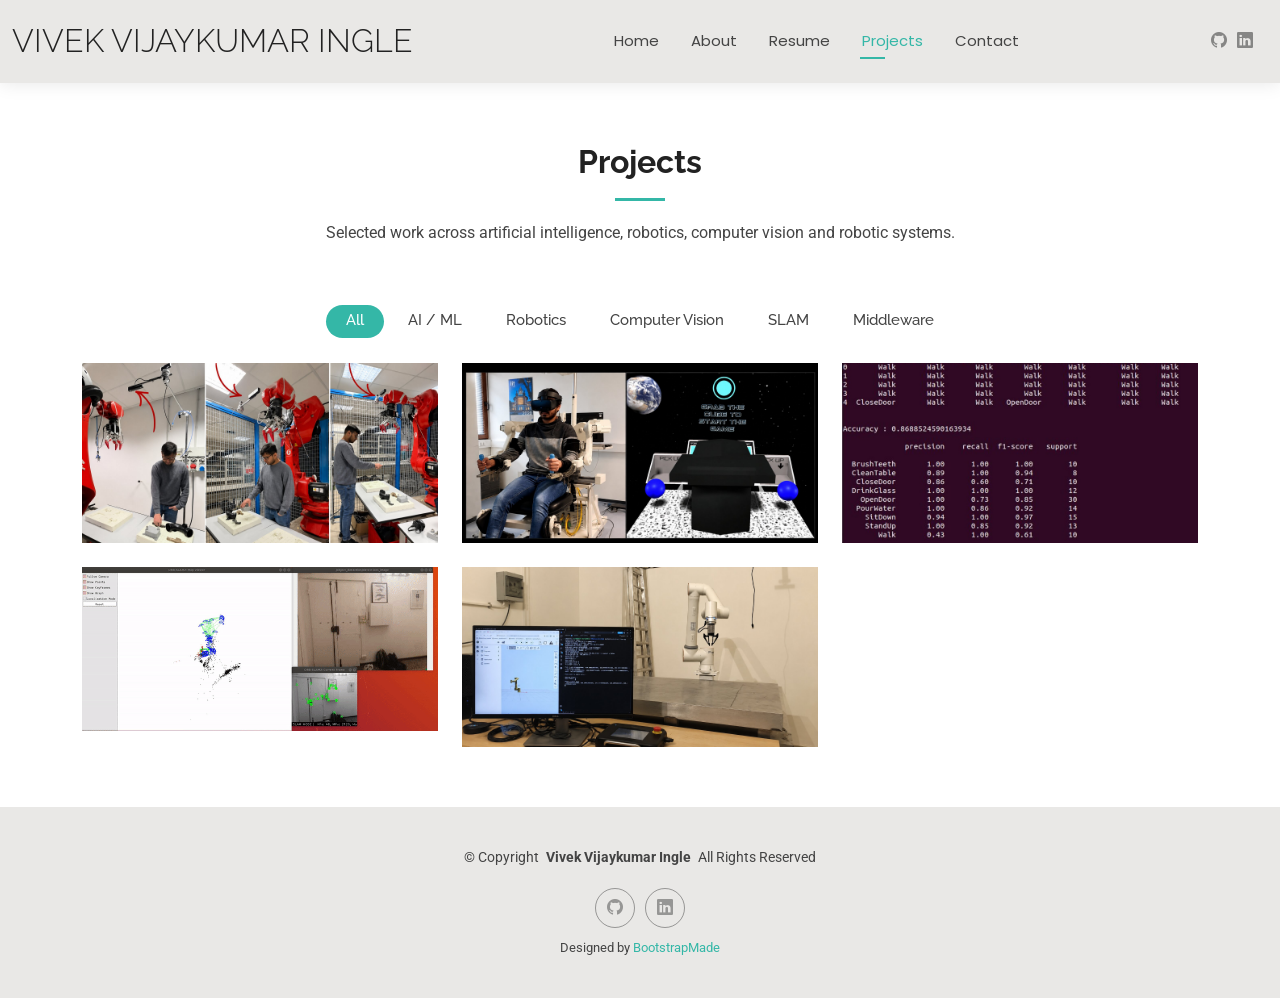
<file: projects.html>
<!DOCTYPE html>
<html lang="en">

<head>

  <meta charset="utf-8">
  <meta content="width=device-width, initial-scale=1.0" name="viewport">

  <title>Projects | Vivek Vijaykumar Ingle</title>

  <meta name="description"
    content="Projects by Vivek Vijaykumar Ingle in artificial intelligence, robotics, computer vision, imitation learning, SLAM and robotics middleware.">

  <meta name="keywords" content="AI, Robotics, Computer Vision, Imitation Learning, SLAM, ROS 2, Robotics Middleware">


  <!-- ======================================================
       FAVICONS
  ======================================================= -->

  <link href="assets/img/favicon.png" rel="icon">
  <link href="assets/img/apple-touch-icon.png" rel="apple-touch-icon">


  <!-- ======================================================
       FONTS
  ======================================================= -->

  <link href="https://fonts.googleapis.com" rel="preconnect">
  <link href="https://fonts.gstatic.com" rel="preconnect" crossorigin>

  <link
    href="https://fonts.googleapis.com/css2?family=Roboto:wght@300;400;500;700&family=Poppins:wght@400;500;600;700&family=Raleway:wght@400;500;600;700&display=swap"
    rel="stylesheet">


  <!-- ======================================================
       VENDOR CSS
  ======================================================= -->

  <link href="assets/vendor/bootstrap/css/bootstrap.min.css" rel="stylesheet">

  <link href="assets/vendor/bootstrap-icons/bootstrap-icons.css" rel="stylesheet">

  <link href="assets/vendor/aos/aos.css" rel="stylesheet">

  <link href="assets/vendor/swiper/swiper-bundle.min.css" rel="stylesheet">

  <link href="assets/vendor/glightbox/css/glightbox.min.css" rel="stylesheet">


  <!-- ======================================================
       MAIN CSS
  ======================================================= -->

  <link href="assets/css/main.css" rel="stylesheet">

</head>


<body class="portfolio-page">


  <!-- ======================================================
       HEADER
  ======================================================= -->

  <header id="header" class="header d-flex align-items-center light-background sticky-top">

    <div class="container-fluid position-relative d-flex align-items-center justify-content-between">


      <!-- ==================================================
           LOGO
      =================================================== -->

      <a href="index.html" class="logo d-flex align-items-center me-auto me-xl-0">

        <h1 class="sitename">
          Vivek Vijaykumar Ingle
        </h1>

      </a>


      <!-- ==================================================
           NAVIGATION
      =================================================== -->

      <nav id="navmenu" class="navmenu">

        <ul>

          <li>
            <a href="index.html">
              Home
            </a>
          </li>

          <li>
            <a href="about.html">
              About
            </a>
          </li>

          <li>
            <a href="resume.html">
              Resume
            </a>
          </li>

          <li>
            <a href="projects.html" class="active">
              Projects
            </a>
          </li>

          <li>
            <a href="contact.html">
              Contact
            </a>
          </li>

        </ul>

        <i class="mobile-nav-toggle d-xl-none bi bi-list"></i>

      </nav>


      <!-- ==================================================
           SOCIAL LINKS
      =================================================== -->

      <div class="header-social-links">

        <a href="https://github.com/vivek-v-ingle" target="_blank" rel="noopener noreferrer" aria-label="GitHub">
          <i class="bi bi-github"></i>
        </a>

        <!-- LinkedIn -->

        <a href="https://www.linkedin.com/in/vivek-vijaykumar-ingle/" target="_blank" rel="noopener noreferrer"
          aria-label="LinkedIn">
          <i class="bi bi-linkedin"></i>
        </a>

      </div>

    </div>

  </header>


  <!-- ======================================================
       MAIN
  ======================================================= -->

  <main class="main">


    <!-- ======================================================
         PROJECTS SECTION
    ======================================================= -->

    <section id="portfolio" class="portfolio section">


      <!-- ==================================================
           SECTION TITLE
      =================================================== -->

      <div class="container section-title" data-aos="fade-up">

        <h2>
          Projects
        </h2>

        <p>
          Selected work across artificial intelligence,
          robotics, computer vision and robotic systems.
        </p>

      </div>


      <!-- ==================================================
           PROJECT CONTAINER
      =================================================== -->

      <div class="container" data-aos="fade-up" data-aos-delay="100">


        <!-- ==================================================
             ISOTOPE LAYOUT
        =================================================== -->

        <div class="isotope-layout" data-default-filter="*" data-layout="masonry" data-sort="original-order">

          <!-- =================================================
               FILTERS
          ================================================== -->

          <ul class="portfolio-filters isotope-filters" data-aos="fade-up" data-aos-delay="100">

            <li data-filter="*" class="filter-active">
              All
            </li>

            <li data-filter=".filter-ai">
              AI / ML
            </li>

            <li data-filter=".filter-robotics">
              Robotics
            </li>

            <li data-filter=".filter-vision">
              Computer Vision
            </li>

            <li data-filter=".filter-slam">
              SLAM
            </li>

            <li data-filter=".filter-middleware">
              Middleware
            </li>

          </ul>


          <!-- =================================================
               PROJECT GRID
          ================================================== -->

          <div class="row gy-4 isotope-container" data-aos="fade-up" data-aos-delay="200">


            <!-- =================================================
                 PROJECT 01
                 VISUAL IMITATION LEARNING
            ================================================== -->

            <div class="col-lg-4 col-md-6 portfolio-item isotope-item filter-ai filter-robotics filter-vision">

              <div class="portfolio-content h-100">


                <!-- IMAGE -->

                <a href="project-details.html#visual-imitation">

                  <img src="assets/img/projects/visual-imitation.jpg" class="img-fluid" alt="Visual Imitation Learning">

                </a>


                <!-- INFORMATION -->

                <div class="portfolio-info">

                  <h4>
                    01 — Visual Imitation Learning
                  </h4>

                  <p>
                    AI-driven visual learning for robotic manipulation.
                  </p>


                  <!-- DETAILS -->

                  <a href="project-details.html#visual-imitation" class="details-link" title="View project">

                    <i class="bi bi-arrow-right"></i>

                  </a>


                  <!-- GITHUB -->

                  <a href="https://github.com/vivek-v-ingle/I-Genius" target="_blank" rel="noopener noreferrer"
                    class="details-link" title="GitHub repository">

                    <i class="bi bi-github"></i>

                  </a>

                </div>

              </div>

            </div>


            <!-- =================================================
                 PROJECT 02
                 ROBOTIC MIRROR THERAPY
            ================================================== -->

            <div class="col-lg-4 col-md-6 portfolio-item isotope-item filter-robotics">

              <div class="portfolio-content h-100">


                <!-- IMAGE -->

                <a href="project-details.html#robotic-mirror-therapy">

                  <img src="assets/img/projects/robotic-mirror-therapy.jpg" class="img-fluid"
                    alt="Robotic Mirror Therapy">

                </a>


                <!-- INFORMATION -->

                <div class="portfolio-info">

                  <h4>
                    02 — Robotic Mirror Therapy
                  </h4>

                  <p>
                    VR exergame with a bimanual robotic exoskeleton.
                  </p>


                  <!-- DETAILS -->

                  <a href="project-details.html#robotic-mirror-therapy" class="details-link" title="View project">

                    <i class="bi bi-arrow-right"></i>

                  </a>

                </div>

              </div>

            </div>


            <!-- =================================================
                 PROJECT 03
                 ADL RECOGNITION
            ================================================== -->

            <div class="col-lg-4 col-md-6 portfolio-item isotope-item filter-ai">

              <div class="portfolio-content h-100">


                <!-- IMAGE -->

                <a href="project-details.html#adl-recognition">

                  <img src="assets/img/projects/adl-recognition.jpg" class="img-fluid"
                    alt="Activities of Daily Living Recognition">

                </a>


                <!-- INFORMATION -->

                <div class="portfolio-info">

                  <h4>
                    03 — ADL Recognition
                  </h4>

                  <p>
                    Machine learning for human activity recognition
                    using multi-IMU sensor data.
                  </p>


                  <!-- DETAILS -->

                  <a href="project-details.html#adl-recognition" class="details-link" title="View project">

                    <i class="bi bi-arrow-right"></i>

                  </a>


                  <!-- GITHUB -->

                  <a href="https://github.com/vivek-v-ingle/Recognition-of-ADL-s" target="_blank"
                    rel="noopener noreferrer" class="details-link" title="GitHub repository">

                    <i class="bi bi-github"></i>

                  </a>

                </div>

              </div>

            </div>


            <!-- =================================================
                 PROJECT 04
                 SLAM
            ================================================== -->

            <div class="col-lg-4 col-md-6 portfolio-item isotope-item filter-slam filter-vision filter-robotics">

              <div class="portfolio-content h-100">


                <!-- GIF -->

                <a href="project-details.html#slam">

                  <img src="assets/img/projects/slam.gif" class="img-fluid" alt="Monocular SLAM">

                </a>


                <!-- INFORMATION -->

                <div class="portfolio-info">

                  <h4>
                    04 — SLAM
                  </h4>

                  <p>
                    Monocular visual SLAM using
                    camera-based localisation and mapping.
                  </p>


                  <!-- DETAILS -->

                  <a href="project-details.html#slam" class="details-link" title="View project">

                    <i class="bi bi-arrow-right"></i>

                  </a>


                  <!-- GITHUB -->

                  <a href="https://github.com/vivek-v-ingle/mono_slam_tensorflow" target="_blank"
                    rel="noopener noreferrer" class="details-link" title="GitHub repository">

                    <i class="bi bi-github"></i>

                  </a>

                </div>

              </div>

            </div>


            <!-- =================================================
                 PROJECT 05
                 EDGE OPERATOR
            ================================================== -->

            <div class="col-lg-4 col-md-6 portfolio-item isotope-item filter-middleware filter-robotics">

              <div class="portfolio-content h-100">


                <!-- IMAGE -->

                <a href="project-details.html#edge-operator">

                  <img src="assets/img/projects/ros2-middleware.jpg" class="img-fluid"
                    alt="Edge Operator Robotics Middleware">

                </a>


                <!-- INFORMATION -->

                <div class="portfolio-info">

                  <h4>
                    05 — Edge Operator / Robotics Middleware
                  </h4>

                  <p>
                    Edge robotics infrastructure using ROS 2,
                    middleware and containerisation.
                  </p>


                  <!-- DETAILS -->

                  <a href="project-details.html#edge-operator" class="details-link" title="View project">

                    <i class="bi bi-arrow-right"></i>

                  </a>


                  <!-- GITHUB -->

                  <a href="https://github.com/vivek-v-ingle/Edge_Operator" target="_blank" rel="noopener noreferrer"
                    class="details-link" title="GitHub repository">

                    <i class="bi bi-github"></i>

                  </a>

                </div>

              </div>

            </div>


          </div>
          <!-- End Project Grid -->


        </div>
        <!-- End Isotope Layout -->


      </div>

    </section>
    <!-- /Projects Section -->


  </main>


  <!-- ======================================================
       FOOTER
  ======================================================= -->

  <footer id="footer" class="footer light-background">

    <div class="container">


      <!-- COPYRIGHT -->

      <div class="copyright text-center">

        <p>

          ©

          <span>
            Copyright
          </span>

          <strong class="px-1 sitename">
            Vivek Vijaykumar Ingle
          </strong>

          <span>
            All Rights Reserved
          </span>

        </p>

      </div>


      <!-- SOCIAL LINKS -->

      <div class="social-links d-flex justify-content-center">

        <!-- GitHub -->

        <a href="https://github.com/vivek-v-ingle" target="_blank" rel="noopener noreferrer" aria-label="GitHub">

          <i class="bi bi-github"></i>

        </a>


        <!-- LinkedIn -->

        <a href="https://www.linkedin.com/in/vivek-vijaykumar-ingle/" target="_blank" rel="noopener noreferrer"
          aria-label="LinkedIn">

          <i class="bi bi-linkedin"></i>

        </a>

      </div>


      <!-- TEMPLATE CREDIT -->

      <div class="credits">

        Designed by

        <a href="https://bootstrapmade.com/" target="_blank" rel="noopener noreferrer">
          BootstrapMade
        </a>

      </div>


    </div>

  </footer>


  <!-- ======================================================
       SCROLL TOP
  ======================================================= -->

  <a href="#" id="scroll-top" class="scroll-top d-flex align-items-center justify-content-center">

    <i class="bi bi-arrow-up-short"></i>

  </a>


  <!-- ======================================================
       PRELOADER
  ======================================================= -->

  <div id="preloader"></div>


  <!-- ======================================================
       VENDOR JS
  ======================================================= -->

  <script src="assets/vendor/bootstrap/js/bootstrap.bundle.min.js"></script>

  <script src="assets/vendor/php-email-form/validate.js"></script>

  <script src="assets/vendor/aos/aos.js"></script>

  <script src="assets/vendor/waypoints/noframework.waypoints.js"></script>

  <script src="assets/vendor/purecounter/purecounter_vanilla.js"></script>

  <script src="assets/vendor/swiper/swiper-bundle.min.js"></script>

  <script src="assets/vendor/glightbox/js/glightbox.min.js"></script>

  <script src="assets/vendor/imagesloaded/imagesloaded.pkgd.min.js"></script>

  <script src="assets/vendor/isotope-layout/isotope.pkgd.min.js"></script>


  <!-- ======================================================
       MAIN JS
  ======================================================= -->

  <script src="assets/js/main.js"></script>


</body>

</html>
</file>
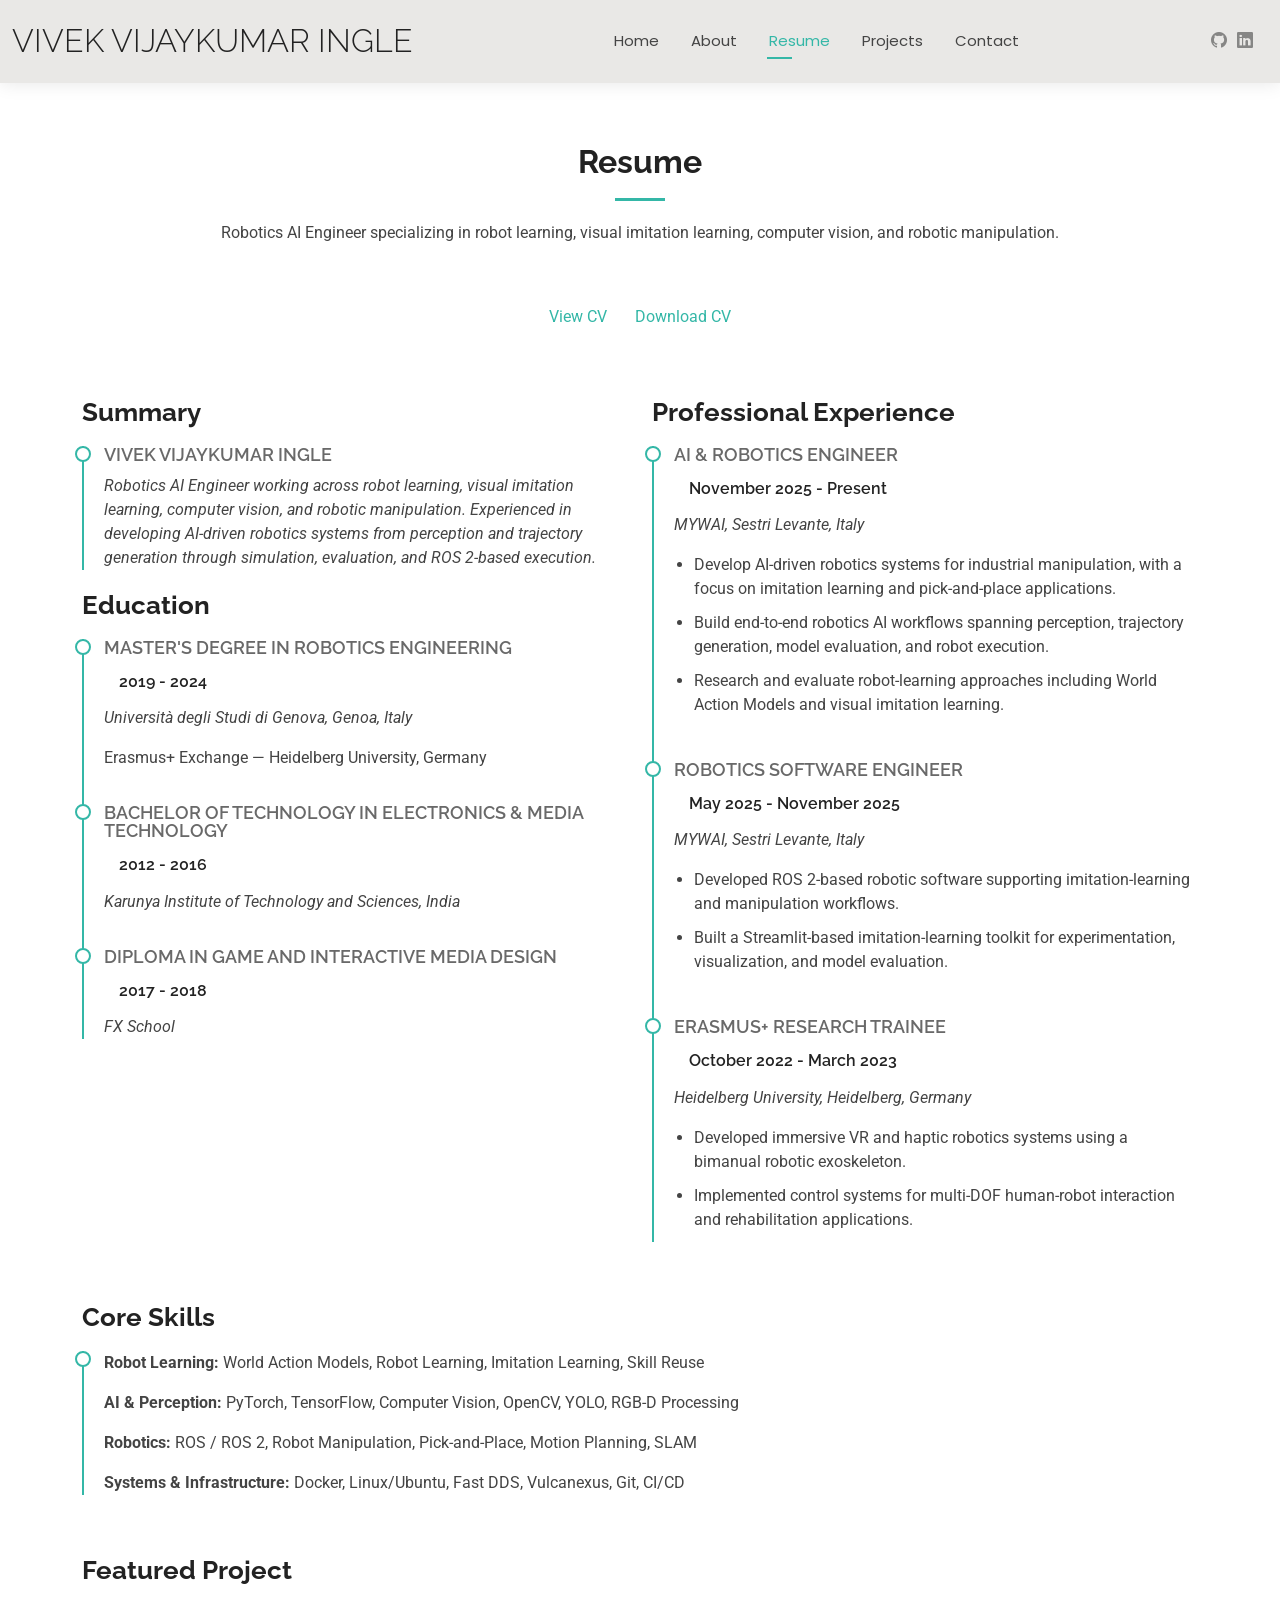
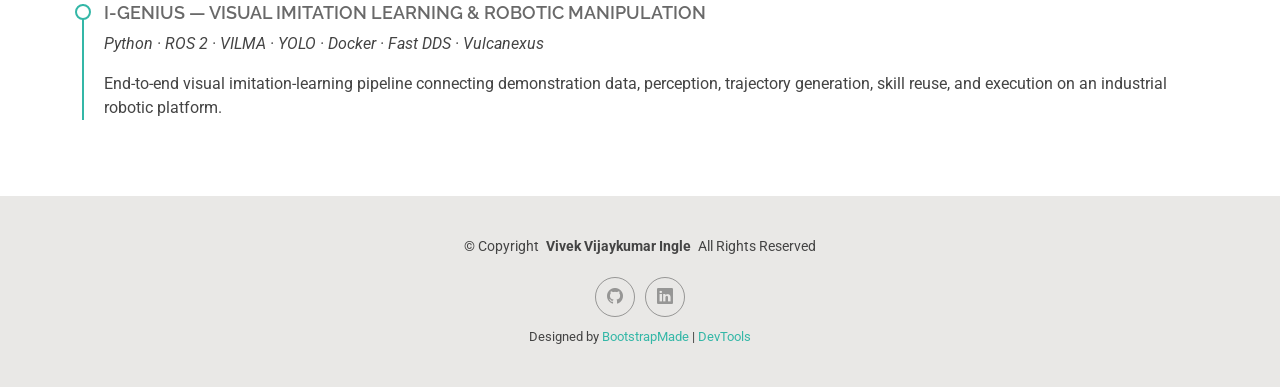
<file: resume.html>
<!DOCTYPE html>
<html lang="en">

<head>
  <meta charset="utf-8">
  <meta content="width=device-width, initial-scale=1.0" name="viewport">

  <title>Resume | Vivek Vijaykumar Ingle</title>

  <meta name="description"
    content="Resume of Vivek Vijaykumar Ingle, Robotics AI Engineer specializing in robot learning, visual imitation learning, computer vision, and robotic manipulation.">

  <meta name="keywords"
    content="Vivek Ingle, Robotics AI Engineer, Robot Learning, Imitation Learning, Computer Vision, ROS 2, Robotics">

  <!-- Favicons -->
  <link href="assets/img/favicon.png" rel="icon">
  <link href="assets/img/apple-touch-icon.png" rel="apple-touch-icon">

  <!-- Fonts -->
  <link href="https://fonts.googleapis.com" rel="preconnect">
  <link href="https://fonts.googleapis.com" rel="preconnect" crossorigin>
  <link
    href="https://fonts.googleapis.com/css2?family=Roboto:ital,wght@0,100;0,300;0,400;0,500;0,700;0,900;1,100;1,300;1,400;1,500;1,700;1,900&family=Poppins:ital,wght@0,100;0,200;0,300;0,400;0,500;0,600;0,700;0,800;0,900;1,100;1,200;1,300;1,400;1,500;1,600;1,700;1,800;1,900&family=Raleway:ital,wght@0,100;0,200;0,300;0,400;0,500;0,600;0,700;0,800;0,900;1,100;1,200;1,300;1,400;1,500;1,600;1,700;1,800;1,900&display=swap"
    rel="stylesheet">

  <!-- Vendor CSS Files -->
  <link href="assets/vendor/bootstrap/css/bootstrap.min.css" rel="stylesheet">
  <link href="assets/vendor/bootstrap-icons/bootstrap-icons.css" rel="stylesheet">
  <link href="assets/vendor/aos/aos.css" rel="stylesheet">
  <link href="assets/vendor/swiper/swiper-bundle.min.css" rel="stylesheet">
  <link href="assets/vendor/glightbox/css/glightbox.min.css" rel="stylesheet">

  <!-- Main CSS File -->
  <link href="assets/css/main.css" rel="stylesheet">

  <!-- =======================================================
  * Template Name: Kelly
  * Template URL: https://bootstrapmade.com/kelly-free-bootstrap-cv-resume-html-template/
  * Updated: Aug 07 2024 with Bootstrap v5.3.3
  * Author: BootstrapMade.com
  * License: https://bootstrapmade.com/license/
  ======================================================== -->

</head>

<body class="resume-page">

  <!-- ======= Header ======= -->
  <header id="header" class="header d-flex align-items-center light-background sticky-top">

    <div class="container-fluid position-relative d-flex align-items-center justify-content-between">

      <!-- Logo -->
      <a href="index.html" class="logo d-flex align-items-center me-auto me-xl-0">
        <h1 class="sitename">Vivek Vijaykumar Ingle</h1>
      </a>

      <!-- Navigation -->
      <nav id="navmenu" class="navmenu">

        <ul>

          <li>
            <a href="index.html">Home</a>
          </li>

          <li>
            <a href="about.html">About</a>
          </li>

          <li>
            <a href="resume.html" class="active">Resume</a>
          </li>

          <li>
            <a href="projects.html">Projects</a>
          </li>

          <li>
            <a href="contact.html">Contact</a>
          </li>

        </ul>

        <i class="mobile-nav-toggle d-xl-none bi bi-list"></i>

      </nav>

      <!-- Social Links -->
      <div class="header-social-links">

        <a href="https://github.com/vivek-v-ingle" target="_blank" rel="noopener noreferrer" aria-label="GitHub">
          <i class="bi bi-github"></i>
        </a>

        <a href="https://www.linkedin.com/in/vivek-vijaykumar-ingle/" target="_blank" rel="noopener noreferrer"
          aria-label="LinkedIn">
          <i class="bi bi-linkedin"></i>
        </a>

      </div>

    </div>

  </header>
  <!-- End Header -->


  <!-- ======= Main ======= -->
  <main class="main">

    <!-- ======= Resume Section ======= -->
    <section id="resume" class="resume section">

      <!-- Section Title -->
      <div class="container section-title" data-aos="fade-up">

        <h2>Resume</h2>

        <p>
          Robotics AI Engineer specializing in robot learning,
          visual imitation learning, computer vision, and robotic manipulation.
        </p>

      </div>
      <!-- End Section Title -->


      <div class="container">

        <!-- ======= CV Buttons ======= -->
        <div class="text-center mb-5 resume-links">

          <a href="assets/files/Vivek_Ingle_CV.pdf" target="_blank" rel="noopener noreferrer" class="btn-get-started">
            View CV
          </a>

          <a href="assets/files/Vivek_Ingle_CV.pdf" download class="btn-get-started">
            Download CV
          </a>

        </div>
        <!-- End CV Buttons -->


        <!-- ======= Summary + Education ======= -->
        <div class="row">

          <!-- LEFT COLUMN -->
          <div class="col-lg-6" data-aos="fade-up" data-aos-delay="100">

            <!-- Summary -->
            <h3 class="resume-title">Summary</h3>

            <div class="resume-item pb-0">

              <h4>Vivek Vijaykumar Ingle</h4>

              <p>
                <em>
                  Robotics AI Engineer working across robot learning,
                  visual imitation learning, computer vision, and robotic
                  manipulation. Experienced in developing AI-driven robotics
                  systems from perception and trajectory generation through
                  simulation, evaluation, and ROS 2-based execution.
                </em>
              </p>

            </div>
            <!-- End Summary -->


            <!-- Education -->
            <h3 class="resume-title">Education</h3>

            <div class="resume-item">

              <h4>Master's Degree in Robotics Engineering</h4>

              <h5>2019 - 2024</h5>

              <p>
                <em>
                  Università degli Studi di Genova, Genoa, Italy
                </em>
              </p>

              <p>
                Erasmus+ Exchange — Heidelberg University, Germany
              </p>

            </div>


            <div class="resume-item">

              <h4>Bachelor of Technology in Electronics &amp; Media Technology</h4>

              <h5>2012 - 2016</h5>

              <p>
                <em>
                  Karunya Institute of Technology and Sciences, India
                </em>
              </p>

            </div>


            <div class="resume-item">

              <h4>Diploma in Game and Interactive Media Design</h4>

              <h5>2017 - 2018</h5>

              <p>
                <em>
                  FX School
                </em>
              </p>

            </div>
            <!-- End Education -->

          </div>
          <!-- End LEFT COLUMN -->


          <!-- RIGHT COLUMN -->
          <div class="col-lg-6" data-aos="fade-up" data-aos-delay="200">

            <!-- Professional Experience -->
            <h3 class="resume-title">Professional Experience</h3>


            <!-- MYWAI AI & Robotics Engineer -->
            <div class="resume-item">

              <h4>AI &amp; Robotics Engineer</h4>

              <h5>November 2025 - Present</h5>

              <p>
                <em>
                  MYWAI, Sestri Levante, Italy
                </em>
              </p>

              <ul>

                <li>
                  Develop AI-driven robotics systems for industrial
                  manipulation, with a focus on imitation learning
                  and pick-and-place applications.
                </li>

                <li>
                  Build end-to-end robotics AI workflows spanning
                  perception, trajectory generation, model evaluation,
                  and robot execution.
                </li>

                <li>
                  Research and evaluate robot-learning approaches
                  including World Action Models and visual imitation learning.
                </li>

              </ul>

            </div>
            <!-- End AI & Robotics Engineer -->


            <!-- MYWAI Robotics Software Engineer -->
            <div class="resume-item">

              <h4>Robotics Software Engineer</h4>

              <h5>May 2025 - November 2025</h5>

              <p>
                <em>
                  MYWAI, Sestri Levante, Italy
                </em>
              </p>

              <ul>

                <li>
                  Developed ROS 2-based robotic software supporting
                  imitation-learning and manipulation workflows.
                </li>

                <li>
                  Built a Streamlit-based imitation-learning toolkit
                  for experimentation, visualization, and model evaluation.
                </li>

              </ul>

            </div>
            <!-- End Robotics Software Engineer -->


            <!-- Heidelberg -->
            <div class="resume-item">

              <h4>Erasmus+ Research Trainee</h4>

              <h5>October 2022 - March 2023</h5>

              <p>
                <em>
                  Heidelberg University, Heidelberg, Germany
                </em>
              </p>

              <ul>

                <li>
                  Developed immersive VR and haptic robotics systems
                  using a bimanual robotic exoskeleton.
                </li>

                <li>
                  Implemented control systems for multi-DOF human-robot
                  interaction and rehabilitation applications.
                </li>

              </ul>

            </div>
            <!-- End Heidelberg -->

          </div>
          <!-- End RIGHT COLUMN -->

        </div>
        <!-- End Summary + Education -->


        <!-- ======= Core Skills ======= -->
        <div class="row mt-4">

          <div class="col-lg-12">

            <h3 class="resume-title">Core Skills</h3>

            <div class="resume-item">

              <p>
                <strong>Robot Learning:</strong>
                World Action Models, Robot Learning,
                Imitation Learning, Skill Reuse
              </p>

              <p>
                <strong>AI &amp; Perception:</strong>
                PyTorch, TensorFlow, Computer Vision,
                OpenCV, YOLO, RGB-D Processing
              </p>

              <p>
                <strong>Robotics:</strong>
                ROS / ROS 2, Robot Manipulation, Pick-and-Place,
                Motion Planning, SLAM
              </p>

              <p>
                <strong>Systems &amp; Infrastructure:</strong>
                Docker, Linux/Ubuntu, Fast DDS,
                Vulcanexus, Git, CI/CD
              </p>

            </div>

          </div>

        </div>
        <!-- End Core Skills -->


        <!-- ======= Featured Project ======= -->
        <div class="row mt-4">

          <div class="col-lg-12">

            <h3 class="resume-title">Featured Project</h3>

            <div class="resume-item">

              <h4>
                I-GENIUS — Visual Imitation Learning &amp;
                Robotic Manipulation
              </h4>

              <p>
                <em>
                  Python · ROS 2 · VILMA · YOLO · Docker ·
                  Fast DDS · Vulcanexus
                </em>
              </p>

              <p>
                End-to-end visual imitation-learning pipeline connecting
                demonstration data, perception, trajectory generation,
                skill reuse, and execution on an industrial robotic platform.
              </p>

            </div>

          </div>

        </div>
        <!-- End Featured Project -->

      </div>

    </section>
    <!-- /Resume Section -->

  </main>
  <!-- End Main -->


  <!-- ======= Footer ======= -->
  <footer id="footer" class="footer light-background">

    <div class="container">

      <div class="copyright text-center">

        <p>
          ©
          <span>Copyright</span>
          <strong class="px-1 sitename">
            Vivek Vijaykumar Ingle
          </strong>
          <span>
            All Rights Reserved
          </span>
        </p>

      </div>


      <div class="social-links d-flex justify-content-center">

        <a href="https://github.com/vivek-v-ingle" target="_blank" rel="noopener noreferrer" aria-label="GitHub">
          <i class="bi bi-github"></i>
        </a>

        <a href="https://www.linkedin.com/in/vivek-vijaykumar-ingle/" target="_blank" rel="noopener noreferrer"
          aria-label="LinkedIn">
          <i class="bi bi-linkedin"></i>
        </a>

      </div>


      <div class="credits">

        <!-- All the links in the footer should remain intact. -->
        <!-- You can delete the links only if you've purchased the pro version. -->
        <!-- Licensing information: https://bootstrapmade.com/license/ -->

        Designed by
        <a href="https://bootstrapmade.com/">
          BootstrapMade
        </a>
        |
        <a href="https://bootstrapmade.com/tools/">
          DevTools
        </a>

      </div>

    </div>

  </footer>
  <!-- End Footer -->


  <!-- Scroll Top -->
  <a href="#" id="scroll-top" class="scroll-top d-flex align-items-center justify-content-center">

    <i class="bi bi-arrow-up-short"></i>

  </a>


  <!-- Preloader -->
  <div id="preloader"></div>


  <!-- Vendor JS Files -->
  <script src="assets/vendor/bootstrap/js/bootstrap.bundle.min.js"></script>
  <script src="assets/vendor/php-email-form/validate.js"></script>
  <script src="assets/vendor/aos/aos.js"></script>
  <script src="assets/vendor/waypoints/noframework.waypoints.js"></script>
  <script src="assets/vendor/purecounter/purecounter_vanilla.js"></script>
  <script src="assets/vendor/swiper/swiper-bundle.min.js"></script>
  <script src="assets/vendor/glightbox/js/glightbox.min.js"></script>
  <script src="assets/vendor/imagesloaded/imagesloaded.pkgd.min.js"></script>
  <script src="assets/vendor/isotope-layout/isotope.pkgd.min.js"></script>

  <!-- Main JS File -->
  <script src="assets/js/main.js"></script>

</body>

</html>
</file>
<file: assets/css/main.css>
/**
* Template Name: Kelly
* Template URL: https://bootstrapmade.com/kelly-free-bootstrap-cv-resume-html-template/
* Updated: Aug 07 2024 with Bootstrap v5.3.3
* Author: BootstrapMade.com
* License: https://bootstrapmade.com/license/
*/

/*--------------------------------------------------------------
# Font & Color Variables
# Help: https://bootstrapmade.com/color-system/
--------------------------------------------------------------*/
/* Fonts */
:root {
  --default-font: "Roboto", system-ui, -apple-system, "Segoe UI", Roboto, "Helvetica Neue", Arial, "Noto Sans", "Liberation Sans", sans-serif, "Apple Color Emoji", "Segoe UI Emoji", "Segoe UI Symbol", "Noto Color Emoji";
  --heading-font: "Raleway", sans-serif;
  --nav-font: "Poppins", sans-serif;
}

/* Global Colors - The following color variables are used throughout the website. Updating them here will change the color scheme of the entire website */
:root {
  --background-color: #ffffff;
  /* Background color for the entire website, including individual sections */
  --default-color: #444444;
  /* Default color used for the majority of the text content across the entire website */
  --heading-color: #222222;
  /* Color for headings, subheadings and title throughout the website */
  --accent-color: #34b7a7;
  /* Accent color that represents your brand on the website. It's used for buttons, links, and other elements that need to stand out */
  --surface-color: #ffffff;
  /* The surface color is used as a background of boxed elements within sections, such as cards, icon boxes, or other elements that require a visual separation from the global background. */
  --contrast-color: #ffffff;
  /* Contrast color for text, ensuring readability against backgrounds of accent, heading, or default colors. */
}

/* Nav Menu Colors - The following color variables are used specifically for the navigation menu. They are separate from the global colors to allow for more customization options */
:root {
  --nav-color: #444444;
  /* The default color of the main navmenu links */
  --nav-hover-color: #34b7a7;
  /* Applied to main navmenu links when they are hovered over or active */
  --nav-mobile-background-color: #ffffff;
  /* Used as the background color for mobile navigation menu */
  --nav-dropdown-background-color: #ffffff;
  /* Used as the background color for dropdown items that appear when hovering over primary navigation items */
  --nav-dropdown-color: #444444;
  /* Used for navigation links of the dropdown items in the navigation menu. */
  --nav-dropdown-hover-color: #34b7a7;
  /* Similar to --nav-hover-color, this color is applied to dropdown navigation links when they are hovered over. */
}

/* Color Presets - These classes override global colors when applied to any section or element, providing reuse of the sam color scheme. */

.light-background {
  --background-color: #e9e8e6;
  --surface-color: #ffffff;
}

.dark-background {
  --background-color: #060606;
  --default-color: #ffffff;
  --heading-color: #ffffff;
  --surface-color: #252525;
  --contrast-color: #ffffff;
}

/* Smooth scroll */
:root {
  scroll-behavior: smooth;
}

/*--------------------------------------------------------------
# General Styling & Shared Classes
--------------------------------------------------------------*/
body {
  color: var(--default-color);
  background-color: var(--background-color);
  font-family: var(--default-font);
}

a {
  color: var(--accent-color);
  text-decoration: none;
  transition: 0.3s;
}

a:hover {
  color: color-mix(in srgb, var(--accent-color), transparent 25%);
  text-decoration: none;
}

h1,
h2,
h3,
h4,
h5,
h6 {
  color: var(--heading-color);
  font-family: var(--heading-font);
}

/* PHP Email Form Messages
------------------------------*/
.php-email-form .error-message {
  display: none;
  background: #df1529;
  color: #ffffff;
  text-align: left;
  padding: 15px;
  margin-bottom: 24px;
  font-weight: 600;
}

.php-email-form .sent-message {
  display: none;
  color: #ffffff;
  background: #059652;
  text-align: center;
  padding: 15px;
  margin-bottom: 24px;
  font-weight: 600;
}

.php-email-form .loading {
  display: none;
  background: var(--surface-color);
  text-align: center;
  padding: 15px;
  margin-bottom: 24px;
}

.php-email-form .loading:before {
  content: "";
  display: inline-block;
  border-radius: 50%;
  width: 24px;
  height: 24px;
  margin: 0 10px -6px 0;
  border: 3px solid var(--accent-color);
  border-top-color: var(--surface-color);
  animation: php-email-form-loading 1s linear infinite;
}

@keyframes php-email-form-loading {
  0% {
    transform: rotate(0deg);
  }

  100% {
    transform: rotate(360deg);
  }
}

/*--------------------------------------------------------------
# Global Header
--------------------------------------------------------------*/
.header {
  color: var(--default-color);
  background-color: var(--background-color);
  padding: 15px 0;
  transition: all 0.5s;
  z-index: 997;
  box-shadow: 0px 0 18px rgba(0, 0, 0, 0.1);
}

.header .logo {
  line-height: 1;
}

.header .logo img {
  max-height: 36px;
  margin-right: 8px;
}

.header .logo h1 {
  font-size: 32px;
  margin: 0;
  font-weight: 300;
  text-transform: uppercase;
  color: var(--heading-color);
}

.header .header-social-links {
  padding-right: 15px;
}

.header .header-social-links a {
  color: color-mix(in srgb, var(--default-color), transparent 40%);
  padding-left: 6px;
  display: inline-block;
  transition: 0.3s;
  font-size: 16px;
}

.header .header-social-links a:hover {
  color: var(--accent-color);
}

.header .header-social-links a i {
  line-height: 0px;
}

@media (max-width: 1200px) {
  .header .logo {
    order: 1;
  }

  .header .header-social-links {
    order: 2;
  }

  .header .navmenu {
    order: 3;
  }
}

/*--------------------------------------------------------------
# Navigation Menu
--------------------------------------------------------------*/
/* Desktop Navigation */
@media (min-width: 1200px) {
  .navmenu {
    padding: 0;
  }

  .navmenu ul {
    margin: 0;
    padding: 0;
    display: flex;
    list-style: none;
    align-items: center;
  }

  .navmenu li {
    position: relative;
  }

  .navmenu>ul>li {
    white-space: nowrap;
    padding: 15px 14px;
  }

  .navmenu>ul>li:last-child {
    padding-right: 0;
  }

  .navmenu a,
  .navmenu a:focus {
    color: var(--nav-color);
    font-size: 15px;
    padding: 0 2px;
    font-family: var(--nav-font);
    font-weight: 400;
    display: flex;
    align-items: center;
    justify-content: space-between;
    white-space: nowrap;
    transition: 0.3s;
    position: relative;
  }

  .navmenu a i,
  .navmenu a:focus i {
    font-size: 12px;
    line-height: 0;
    margin-left: 5px;
    transition: 0.3s;
  }

  .navmenu>ul>li>a:before {
    content: "";
    position: absolute;
    height: 2px;
    bottom: -6px;
    left: 0;
    background-color: var(--nav-hover-color);
    visibility: hidden;
    width: 0px;
    transition: all 0.3s ease-in-out 0s;
  }

  .navmenu a:hover:before,
  .navmenu li:hover>a:before,
  .navmenu .active:before {
    visibility: visible;
    width: 25px;
  }

  .navmenu li:hover>a,
  .navmenu .active,
  .navmenu .active:focus {
    color: var(--nav-hover-color);
  }

  .navmenu .dropdown ul {
    margin: 0;
    padding: 10px 0;
    background: var(--nav-dropdown-background-color);
    display: block;
    position: absolute;
    visibility: hidden;
    left: 14px;
    top: 130%;
    opacity: 0;
    transition: 0.3s;
    border-radius: 4px;
    z-index: 99;
    box-shadow: 0px 0px 30px rgba(0, 0, 0, 0.1);
  }

  .navmenu .dropdown ul li {
    min-width: 200px;
  }

  .navmenu .dropdown ul a {
    padding: 10px 20px;
    font-size: 15px;
    text-transform: none;
    color: var(--nav-dropdown-color);
  }

  .navmenu .dropdown ul a i {
    font-size: 12px;
  }

  .navmenu .dropdown ul a:hover,
  .navmenu .dropdown ul .active:hover,
  .navmenu .dropdown ul li:hover>a {
    color: var(--nav-dropdown-hover-color);
  }

  .navmenu .dropdown:hover>ul {
    opacity: 1;
    top: 100%;
    visibility: visible;
  }

  .navmenu .dropdown .dropdown ul {
    top: 0;
    left: -90%;
    visibility: hidden;
  }

  .navmenu .dropdown .dropdown:hover>ul {
    opacity: 1;
    top: 0;
    left: -100%;
    visibility: visible;
  }
}

/* Mobile Navigation */
@media (max-width: 1199px) {
  .mobile-nav-toggle {
    color: var(--nav-color);
    font-size: 28px;
    line-height: 0;
    margin-right: 10px;
    cursor: pointer;
    transition: color 0.3s;
  }

  .navmenu {
    padding: 0;
    z-index: 9997;
  }

  .navmenu ul {
    display: none;
    list-style: none;
    position: absolute;
    inset: 60px 20px 20px 20px;
    padding: 10px 0;
    margin: 0;
    border-radius: 6px;
    background-color: var(--nav-mobile-background-color);
    border: 1px solid color-mix(in srgb, var(--default-color), transparent 90%);
    box-shadow: none;
    overflow-y: auto;
    transition: 0.3s;
    z-index: 9998;
  }

  .navmenu a,
  .navmenu a:focus {
    color: var(--nav-dropdown-color);
    padding: 10px 20px;
    font-family: var(--nav-font);
    font-size: 17px;
    font-weight: 500;
    display: flex;
    align-items: center;
    justify-content: space-between;
    white-space: nowrap;
    transition: 0.3s;
  }

  .navmenu a i,
  .navmenu a:focus i {
    font-size: 12px;
    line-height: 0;
    margin-left: 5px;
    width: 30px;
    height: 30px;
    display: flex;
    align-items: center;
    justify-content: center;
    border-radius: 50%;
    transition: 0.3s;
    background-color: color-mix(in srgb, var(--accent-color), transparent 90%);
  }

  .navmenu a i:hover,
  .navmenu a:focus i:hover {
    background-color: var(--accent-color);
    color: var(--contrast-color);
  }

  .navmenu a:hover,
  .navmenu .active,
  .navmenu .active:focus {
    color: var(--nav-dropdown-hover-color);
  }

  .navmenu .active i,
  .navmenu .active:focus i {
    background-color: var(--accent-color);
    color: var(--contrast-color);
    transform: rotate(180deg);
  }

  .navmenu .dropdown ul {
    position: static;
    display: none;
    z-index: 99;
    padding: 10px 0;
    margin: 10px 20px;
    background-color: var(--nav-dropdown-background-color);
    transition: all 0.5s ease-in-out;
  }

  .navmenu .dropdown ul ul {
    background-color: rgba(33, 37, 41, 0.1);
  }

  .navmenu .dropdown>.dropdown-active {
    display: block;
    background-color: rgba(33, 37, 41, 0.03);
  }

  .mobile-nav-active {
    overflow: hidden;
  }

  .mobile-nav-active .mobile-nav-toggle {
    color: #fff;
    position: absolute;
    font-size: 32px;
    top: 15px;
    right: 15px;
    margin-right: 0;
    z-index: 9999;
  }

  .mobile-nav-active .navmenu {
    position: fixed;
    overflow: hidden;
    inset: 0;
    background: rgba(33, 37, 41, 0.8);
    transition: 0.3s;
  }

  .mobile-nav-active .navmenu>ul {
    display: block;
  }
}

/*--------------------------------------------------------------
# Global Footer
--------------------------------------------------------------*/
.footer {
  color: var(--default-color);
  background-color: var(--background-color);
  font-size: 14px;
  padding: 40px 0;
  position: relative;
}

.footer .copyright p {
  margin-bottom: 0;
}

.footer .social-links {
  margin-top: 20px;
}

.footer .social-links a {
  display: flex;
  align-items: center;
  justify-content: center;
  width: 40px;
  height: 40px;
  border-radius: 50%;
  border: 1px solid color-mix(in srgb, var(--default-color), transparent 50%);
  font-size: 16px;
  color: color-mix(in srgb, var(--default-color), transparent 50%);
  margin: 0 5px;
  transition: 0.3s;
}

.footer .social-links a:hover {
  color: var(--accent-color);
  border-color: var(--accent-color);
}

.footer .credits {
  margin-top: 10px;
  font-size: 13px;
  text-align: center;
}

/*--------------------------------------------------------------
# Preloader
--------------------------------------------------------------*/
#preloader {
  position: fixed;
  inset: 0;
  z-index: 9999;
  overflow: hidden;
  background-color: var(--background-color);
  transition: all 0.6s ease-out;
  width: 100%;
  height: 100vh;
}

#preloader:before,
#preloader:after {
  content: "";
  position: absolute;
  border: 4px solid var(--accent-color);
  border-radius: 50%;
  animation: animate-preloader 2s cubic-bezier(0, 0.2, 0.8, 1) infinite;
}

#preloader:after {
  animation-delay: -0.5s;
}

@keyframes animate-preloader {
  0% {
    width: 10px;
    height: 10px;
    top: calc(50% - 5px);
    left: calc(50% - 5px);
    opacity: 1;
  }

  100% {
    width: 72px;
    height: 72px;
    top: calc(50% - 36px);
    left: calc(50% - 36px);
    opacity: 0;
  }
}

/*--------------------------------------------------------------
# Scroll Top Button
--------------------------------------------------------------*/
.scroll-top {
  position: fixed;
  visibility: hidden;
  opacity: 0;
  right: 15px;
  bottom: -15px;
  z-index: 99999;
  background-color: var(--accent-color);
  width: 44px;
  height: 44px;
  border-radius: 50px;
  transition: all 0.4s;
}

.scroll-top i {
  font-size: 24px;
  color: var(--contrast-color);
  line-height: 0;
}

.scroll-top:hover {
  background-color: color-mix(in srgb, var(--accent-color), transparent 20%);
  color: var(--contrast-color);
}

.scroll-top.active {
  visibility: visible;
  opacity: 1;
  bottom: 15px;
}

/*--------------------------------------------------------------
# Disable aos animation delay on mobile devices
--------------------------------------------------------------*/
@media screen and (max-width: 768px) {
  [data-aos-delay] {
    transition-delay: 0 !important;
  }
}

/*--------------------------------------------------------------
# Global Page Titles & Breadcrumbs
--------------------------------------------------------------*/
.page-title {
  color: var(--default-color);
  background-color: var(--background-color);
  padding: 25px 0;
  position: relative;
  border-bottom: 1px solid color-mix(in srgb, var(--default-color), transparent 85%);
}

.page-title h1 {
  font-size: 24px;
  font-weight: 400;
}

.page-title .breadcrumbs ol {
  display: flex;
  flex-wrap: wrap;
  list-style: none;
  padding: 0;
  margin: 0;
  font-size: 14px;
  font-weight: 400;
}

.page-title .breadcrumbs ol li+li {
  padding-left: 10px;
}

.page-title .breadcrumbs ol li+li::before {
  content: "/";
  display: inline-block;
  padding-right: 10px;
  color: color-mix(in srgb, var(--default-color), transparent 70%);
}

/*--------------------------------------------------------------
# Global Sections
--------------------------------------------------------------*/
section,
.section {
  color: var(--default-color);
  background-color: var(--background-color);
  padding: 60px 0;
  scroll-margin-top: 100px;
  overflow: clip;
}

@media (max-width: 1199px) {

  section,
  .section {
    scroll-margin-top: 66px;
  }
}

/*--------------------------------------------------------------
# Global Section Titles
--------------------------------------------------------------*/
.section-title {
  text-align: center;
  padding-bottom: 60px;
  position: relative;
}

.section-title h2 {
  font-size: 32px;
  font-weight: 700;
  margin-bottom: 20px;
  padding-bottom: 20px;
  position: relative;
}

.section-title h2:after {
  content: "";
  position: absolute;
  display: block;
  width: 50px;
  height: 3px;
  background: var(--accent-color);
  left: 0;
  right: 0;
  bottom: 0;
  margin: auto;
}

.section-title p {
  margin-bottom: 0;
}

/*--------------------------------------------------------------
# Hero Section
--------------------------------------------------------------*/
.hero {
  width: 100%;
  min-height: calc(100vh - 82px);
  position: relative;
  padding: 80px 0;
  display: flex;
  align-items: center;
  justify-content: center;
}

@media (max-width: 1200px) {
  .hero {
    min-height: calc(100vh - 68px);
  }
}

.hero img {
  position: absolute;
  inset: 0;
  display: block;
  width: 100%;
  height: 100%;
  object-fit: cover;
  z-index: 1;
}

.hero .container {
  position: relative;
  z-index: 3;
}

.hero h2 {
  margin: 0;
  font-size: 48px;
  font-weight: 700;
}

.hero p {
  margin: 10px 0 0 0;
  font-size: 24px;
  color: var(--heading-color);
}

.hero .btn-get-started {
  color: var(--contrast-color);
  background: var(--accent-color);
  font-family: var(--heading-font);
  text-transform: uppercase;
  font-weight: 600;
  font-size: 12px;
  letter-spacing: 1px;
  display: inline-block;
  padding: 12px 40px;
  border-radius: 50px;
  transition: 0.5s;
  margin-top: 30px;
}

.hero .btn-get-started:hover {
  background: color-mix(in srgb, var(--accent-color) 90%, white 20%);
}

@media (max-width: 768px) {
  .hero h2 {
    font-size: 32px;
  }

  .hero p {
    font-size: 18px;
  }
}

/*--------------------------------------------------------------
# About Section
--------------------------------------------------------------*/
.about .content h2 {
  font-weight: 700;
  font-size: 24px;
}

.about .content ul {
  list-style: none;
  padding: 0;
}

.about .content ul li {
  margin-bottom: 20px;
  display: flex;
  align-items: center;
}

.about .content ul strong {
  margin-right: 10px;
}

.about .content ul i {
  font-size: 16px;
  margin-right: 5px;
  color: var(--accent-color);
  line-height: 0;
}

/*--------------------------------------------------------------
# Skills Section
--------------------------------------------------------------*/
.skills .progress {
  height: 60px;
  display: block;
  background: none;
  border-radius: 0;
}

.skills .progress .skill {
  color: var(--heading-color);
  padding: 0;
  margin: 0 0 6px 0;
  text-transform: uppercase;
  display: block;
  font-weight: 600;
  font-family: var(--heading-font);
}

.skills .progress .skill .val {
  float: right;
  font-style: normal;
}

.skills .progress-bar-wrap {
  background: color-mix(in srgb, var(--default-color), transparent 90%);
  height: 10px;
}

.skills .progress-bar {
  width: 1px;
  height: 10px;
  transition: 0.9s;
  background-color: var(--accent-color);
}

/*--------------------------------------------------------------
# Stats Section
--------------------------------------------------------------*/
.stats .stats-item {
  padding: 30px;
  width: 100%;
}

.stats .stats-item span {
  color: var(--heading-color);
  font-size: 48px;
  display: block;
  font-weight: 700;
  margin-bottom: 20px;
  padding-bottom: 20px;
  position: relative;
}

.stats .stats-item span:after {
  content: "";
  position: absolute;
  display: block;
  width: 25px;
  height: 3px;
  background: var(--accent-color);
  left: 0;
  right: 0;
  bottom: 0;
  margin: auto;
}

.stats .stats-item p {
  color: color-mix(in srgb, var(--default-color), transparent 40%);
  padding: 0;
  margin: 0;
  font-family: var(--heading-font);
  font-weight: 500;
}

/*--------------------------------------------------------------
# Testimonials Section
--------------------------------------------------------------*/
.testimonials .section-header {
  margin-bottom: 40px;
}

.testimonials .testimonials-carousel,
.testimonials .testimonials-slider {
  overflow: hidden;
}

.testimonials .testimonial-item {
  text-align: center;
}

.testimonials .testimonial-item .testimonial-img {
  width: 120px;
  border-radius: 50%;
  border: 4px solid var(--background-color);
  margin: 0 auto;
}

.testimonials .testimonial-item h3 {
  font-size: 20px;
  font-weight: bold;
  margin: 10px 0 5px 0;
}

.testimonials .testimonial-item h4 {
  font-size: 14px;
  color: color-mix(in srgb, var(--default-color), transparent 40%);
  margin: 0 0 15px 0;
}

.testimonials .testimonial-item .stars {
  margin-bottom: 15px;
}

.testimonials .testimonial-item .stars i {
  color: #ffc107;
  margin: 0 1px;
}

.testimonials .testimonial-item .quote-icon-left,
.testimonials .testimonial-item .quote-icon-right {
  color: color-mix(in srgb, var(--accent-color), transparent 50%);
  font-size: 26px;
  line-height: 0;
}

.testimonials .testimonial-item .quote-icon-left {
  display: inline-block;
  left: -5px;
  position: relative;
}

.testimonials .testimonial-item .quote-icon-right {
  display: inline-block;
  right: -5px;
  position: relative;
  top: 10px;
  transform: scale(-1, -1);
}

.testimonials .testimonial-item p {
  font-style: italic;
  margin: 0 auto 15px auto;
}

.testimonials .swiper-wrapper {
  height: auto;
}

.testimonials .swiper-pagination {
  margin-top: 20px;
  position: relative;
}

.testimonials .swiper-pagination .swiper-pagination-bullet {
  width: 12px;
  height: 12px;
  opacity: 1;
  background-color: color-mix(in srgb, var(--default-color), transparent 85%);
}

.testimonials .swiper-pagination .swiper-pagination-bullet-active {
  background-color: var(--accent-color);
}

@media (min-width: 992px) {
  .testimonials .testimonial-item p {
    width: 80%;
  }
}

/*--------------------------------------------------------------
# Resume Section
--------------------------------------------------------------*/
.resume .resume-title {
  color: var(--heading-color);
  font-size: 26px;
  font-weight: 700;
  margin-top: 20px;
  margin-bottom: 20px;
}

.resume .resume-item {
  padding: 0 0 20px 20px;
  margin-top: -2px;
  border-left: 2px solid var(--accent-color);
  position: relative;
}

.resume .resume-item h4 {
  line-height: 18px;
  font-size: 18px;
  font-weight: 600;
  text-transform: uppercase;
  color: color-mix(in srgb, var(--default-color), transparent 20%);
  margin-bottom: 10px;
}

.resume .resume-item h5 {
  font-size: 16px;
  padding: 5px 15px;
  display: inline-block;
  font-weight: 600;
  margin-bottom: 10px;
}

.resume .resume-item ul {
  padding-left: 20px;
}

.resume .resume-item ul li {
  padding-bottom: 10px;
}

.resume .resume-item:last-child {
  padding-bottom: 0;
}

.resume .resume-item::before {
  content: "";
  position: absolute;
  width: 16px;
  height: 16px;
  border-radius: 50px;
  left: -9px;
  top: 0;
  background: var(--background-color);
  border: 2px solid var(--accent-color);
}

/*--------------------------------------------------------------
# Services Section
--------------------------------------------------------------*/
.services .service-item {
  background-color: var(--surface-color);
  box-shadow: 0px 5px 90px 0px rgba(0, 0, 0, 0.1);
  height: 100%;
  padding: 60px 30px;
  text-align: center;
  transition: 0.3s;
  border-radius: 5px;
}

.services .service-item .icon {
  margin: 0 auto;
  width: 100px;
  height: 100px;
  display: flex;
  align-items: center;
  justify-content: center;
  transition: ease-in-out 0.3s;
  position: relative;
}

.services .service-item .icon i {
  font-size: 36px;
  transition: 0.5s;
  position: relative;
}

.services .service-item .icon svg {
  position: absolute;
  top: 0;
  left: 0;
}

.services .service-item .icon svg path {
  transition: 0.5s;
  fill: color-mix(in srgb, var(--default-color), transparent 95%);
}

.services .service-item h3 {
  font-weight: 700;
  margin: 10px 0 15px 0;
  font-size: 22px;
}

.services .service-item p {
  line-height: 24px;
  font-size: 14px;
  margin-bottom: 0;
}

.services .service-item:hover {
  box-shadow: 0px 5px 35px 0px rgba(0, 0, 0, 0.1);
}

.services .service-item.item-cyan i {
  color: #0dcaf0;
}

.services .service-item.item-cyan:hover .icon i {
  color: #fff;
}

.services .service-item.item-cyan:hover .icon path {
  fill: #0dcaf0;
}

.services .service-item.item-orange i {
  color: #fd7e14;
}

.services .service-item.item-orange:hover .icon i {
  color: #fff;
}

.services .service-item.item-orange:hover .icon path {
  fill: #fd7e14;
}

.services .service-item.item-teal i {
  color: #20c997;
}

.services .service-item.item-teal:hover .icon i {
  color: #fff;
}

.services .service-item.item-teal:hover .icon path {
  fill: #20c997;
}

.services .service-item.item-red i {
  color: #df1529;
}

.services .service-item.item-red:hover .icon i {
  color: #fff;
}

.services .service-item.item-red:hover .icon path {
  fill: #df1529;
}

.services .service-item.item-indigo i {
  color: #6610f2;
}

.services .service-item.item-indigo:hover .icon i {
  color: #fff;
}

.services .service-item.item-indigo:hover .icon path {
  fill: #6610f2;
}

.services .service-item.item-pink i {
  color: #f3268c;
}

.services .service-item.item-pink:hover .icon i {
  color: #fff;
}

.services .service-item.item-pink:hover .icon path {
  fill: #f3268c;
}

/*--------------------------------------------------------------
# Portfolio Section
--------------------------------------------------------------*/
.portfolio .portfolio-filters {
  padding: 0;
  margin: 0 auto 20px auto;
  list-style: none;
  text-align: center;
}

.portfolio .portfolio-filters li {
  cursor: pointer;
  display: inline-block;
  padding: 8px 20px 10px 20px;
  margin: 0;
  font-size: 15px;
  font-weight: 500;
  line-height: 1;
  margin-bottom: 5px;
  border-radius: 50px;
  transition: all 0.3s ease-in-out;
  font-family: var(--heading-font);
}

.portfolio .portfolio-filters li:hover,
.portfolio .portfolio-filters li.filter-active {
  color: var(--contrast-color);
  background-color: var(--accent-color);
}

.portfolio .portfolio-filters li:first-child {
  margin-left: 0;
}

.portfolio .portfolio-filters li:last-child {
  margin-right: 0;
}

@media (max-width: 575px) {
  .portfolio .portfolio-filters li {
    font-size: 14px;
    margin: 0 0 10px 0;
  }
}

.portfolio .portfolio-item {
  position: relative;
  overflow: hidden;
}

.portfolio .portfolio-item .portfolio-info {
  opacity: 0;
  position: absolute;
  left: 12px;
  right: 12px;
  bottom: -100%;
  z-index: 3;
  transition: all ease-in-out 0.5s;
  background: color-mix(in srgb, var(--surface-color), transparent 10%);
  padding: 15px;
}

.portfolio .portfolio-item .portfolio-info h4 {
  font-size: 18px;
  font-weight: 600;
  padding-right: 50px;
}

.portfolio .portfolio-item .portfolio-info p {
  color: color-mix(in srgb, var(--default-color), transparent 30%);
  font-size: 14px;
  margin-bottom: 0;
  padding-right: 50px;
}

.portfolio .portfolio-item .portfolio-info .preview-link,
.portfolio .portfolio-item .portfolio-info .details-link {
  position: absolute;
  right: 50px;
  font-size: 24px;
  top: calc(50% - 14px);
  color: color-mix(in srgb, var(--default-color), transparent 30%);
  transition: 0.3s;
  line-height: 0;
}

.portfolio .portfolio-item .portfolio-info .preview-link:hover,
.portfolio .portfolio-item .portfolio-info .details-link:hover {
  color: var(--accent-color);
}

.portfolio .portfolio-item .portfolio-info .details-link {
  right: 14px;
  font-size: 28px;
}

.portfolio .portfolio-item:hover .portfolio-info {
  opacity: 1;
  bottom: 0;
}

/*--------------------------------------------------------------
# Portfolio Details Section
--------------------------------------------------------------*/
.portfolio-details .portfolio-details-slider img {
  width: 100%;
}

.portfolio-details .portfolio-details-slider .swiper-pagination {
  margin-top: 20px;
  position: relative;
}

.portfolio-details .portfolio-details-slider .swiper-pagination .swiper-pagination-bullet {
  width: 12px;
  height: 12px;
  background-color: color-mix(in srgb, var(--default-color), transparent 85%);
  opacity: 1;
}

.portfolio-details .portfolio-details-slider .swiper-pagination .swiper-pagination-bullet-active {
  background-color: var(--accent-color);
}

.portfolio-details .portfolio-info {
  background-color: var(--surface-color);
  padding: 30px;
  box-shadow: 0px 0 30px rgba(0, 0, 0, 0.1);
}

.portfolio-details .portfolio-info h3 {
  font-size: 22px;
  font-weight: 700;
  margin-bottom: 20px;
  padding-bottom: 20px;
  border-bottom: 1px solid color-mix(in srgb, var(--default-color), transparent 85%);
}

.portfolio-details .portfolio-info ul {
  list-style: none;
  padding: 0;
  font-size: 15px;
}

.portfolio-details .portfolio-info ul li+li {
  margin-top: 10px;
}

.portfolio-details .portfolio-description {
  padding-top: 30px;
}

.portfolio-details .portfolio-description h2 {
  font-size: 26px;
  font-weight: 700;
  margin-bottom: 20px;
}

.portfolio-details .portfolio-description p {
  padding: 0;
  color: color-mix(in srgb, var(--default-color), transparent 30%);
}

/*--------------------------------------------------------------
# Contact Section
--------------------------------------------------------------*/
.contact .info-wrap {
  background-color: var(--surface-color);
  box-shadow: 0px 0px 20px rgba(0, 0, 0, 0.1);
  padding: 30px;
}

@media (max-width: 575px) {
  .contact .info-wrap {
    padding: 20px;
  }
}

.contact .info-item {
  margin-bottom: 40px;
}

.contact .info-item i {
  font-size: 20px;
  color: var(--accent-color);
  background: color-mix(in srgb, var(--accent-color), transparent 92%);
  width: 44px;
  height: 44px;
  display: flex;
  justify-content: center;
  align-items: center;
  border-radius: 50px;
  transition: all 0.3s ease-in-out;
  margin-right: 15px;
}

.contact .info-item h3 {
  padding: 0;
  font-size: 18px;
  font-weight: 700;
  margin-bottom: 5px;
}

.contact .info-item p {
  padding: 0;
  margin-bottom: 0;
  font-size: 14px;
}

.contact .info-item:hover i {
  background: var(--accent-color);
  color: var(--contrast-color);
}

.contact .php-email-form {
  background-color: var(--surface-color);
  height: 100%;
  padding: 30px;
  box-shadow: 0px 0px 20px rgba(0, 0, 0, 0.1);
}

@media (max-width: 575px) {
  .contact .php-email-form {
    padding: 20px;
  }
}

.contact .php-email-form input[type=text],
.contact .php-email-form input[type=email],
.contact .php-email-form textarea {
  font-size: 14px;
  padding: 10px 15px;
  box-shadow: none;
  border-radius: 0;
  color: var(--default-color);
  background-color: var(--surface-color);
  border-color: color-mix(in srgb, var(--default-color), transparent 80%);
}

.contact .php-email-form input[type=text]:focus,
.contact .php-email-form input[type=email]:focus,
.contact .php-email-form textarea:focus {
  border-color: var(--accent-color);
}

.contact .php-email-form input[type=text]::placeholder,
.contact .php-email-form input[type=email]::placeholder,
.contact .php-email-form textarea::placeholder {
  color: color-mix(in srgb, var(--default-color), transparent 70%);
}

.contact .php-email-form button[type=submit] {
  color: var(--contrast-color);
  background: var(--accent-color);
  border: 0;
  padding: 10px 30px;
  transition: 0.4s;
  border-radius: 50px;
}

.contact .php-email-form button[type=submit]:hover {
  background: color-mix(in srgb, var(--accent-color), transparent 25%);
}

/*--------------------------------------------------------------
# Starter Section Section
--------------------------------------------------------------*/
.starter-section {
  /* Add your styles here */
}

/*--------------------------------------------------------------
# Resume CV Links
--------------------------------------------------------------*/

.resume-links {
  display: flex;
  justify-content: center;
  align-items: center;
  gap: 28px;
}

.resume-links .btn-get-started {
  display: inline-block;
  color: var(--accent-color);
  font-size: 16px;
  font-weight: 400;
  padding: 0;
  margin: 0;
  transition: 0.3s;
}

.resume-links .btn-get-started:hover {
  color: color-mix(in srgb, var(--accent-color), transparent 25%);
}

@media (max-width: 576px) {
  .resume-links {
    gap: 18px;
  }
}
</file>
